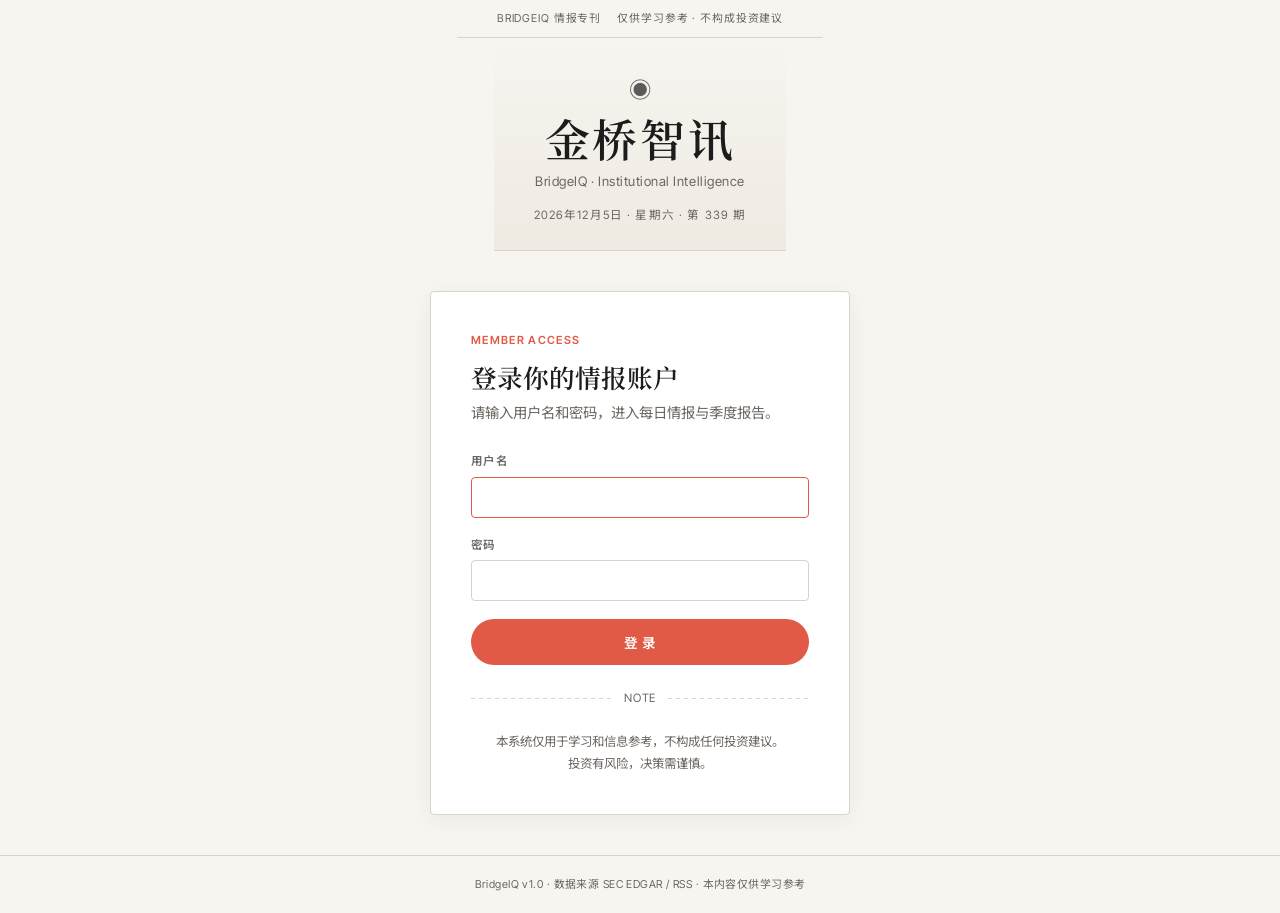
<file: templates/login.html>
<!DOCTYPE html>
<html lang="zh-CN">
<head>
    <meta charset="UTF-8">
    <meta name="viewport" content="width=device-width, initial-scale=1.0">
    <title>登录 — BridgeIQ 金桥智讯</title>
    <link rel="preconnect" href="https://fonts.gstatic.com" crossorigin>
    <link rel="stylesheet" href="https://fonts.googleapis.com/css2?family=Inter+Tight:wght@400;500;600;700&family=Noto+Serif+SC:ital,wght@0,400;0,600;0,700;1,400;1,600&family=Noto+Sans+SC:wght@400;500;700&family=JetBrains+Mono:wght@500&display=swap" media="print" onload="this.media='all'">
    <link rel="stylesheet" href="/static/css/magazine.css">
    <style>
        /* 登录页专属布局（共享组件见 magazine.css） */
        body { display: flex; flex-direction: column; align-items: center; }
        .login-wrap { flex: 1; display: flex; align-items: center; justify-content: center; padding: 40px 20px; width: 100%; }
        .login-card {
            background: var(--surface); border: 1px solid var(--rule); border-radius: 4px;
            box-shadow: 0 4px 24px rgba(0, 0, 0, 0.05); width: 100%; max-width: 420px; padding: 40px;
        }
        .card-kicker { font-size: 0.7rem; font-weight: 600; letter-spacing: 0.12em; color: var(--accent); text-transform: uppercase; margin-bottom: 12px; }
        .login-card h1 { font-family: var(--serif); font-size: 1.6rem; font-weight: 600; margin-bottom: 8px; line-height: 1.2; }
        .login-card .lead { font-size: 0.9rem; color: var(--ink-muted); margin-bottom: 28px; }
        .field { margin-bottom: 18px; }
        .field label { display: block; font-size: 0.72rem; font-weight: 600; color: var(--ink-muted); letter-spacing: 0.04em; text-transform: uppercase; margin-bottom: 6px; }
        .field input {
            width: 100%; padding: 11px 14px; border: 1px solid var(--rule); border-radius: 4px;
            font-size: 0.9rem; font-family: var(--sans); color: var(--ink); background: #fff;
            outline: none; transition: border-color 0.15s;
        }
        .field input:focus { border-color: var(--accent); }
        .error-msg {
            display: none; background: var(--accent-soft); color: var(--accent);
            border: 1px solid var(--accent); border-radius: 4px;
            padding: 10px 12px; font-size: 0.82rem; margin-bottom: 16px;
        }
        .error-msg.show { display: block; }
        .login-btn {
            width: 100%; padding: 13px 0; border: none; border-radius: 24px;
            background: var(--accent); color: #fff; font-size: 0.85rem; font-weight: 600;
            letter-spacing: 0.04em; cursor: pointer; transition: opacity 0.15s; font-family: var(--sans);
        }
        .login-btn:hover { opacity: 0.9; }
        .login-btn:disabled { opacity: 0.55; cursor: not-allowed; }
        .divider { display: flex; align-items: center; gap: 12px; margin: 24px 0; color: var(--ink-muted); font-size: 0.72rem; text-transform: uppercase; letter-spacing: 0.06em; }
        .divider::before, .divider::after { content: ''; flex: 1; height: 1px; background: var(--dotted-line); }
        .hint { font-size: 0.78rem; color: var(--ink-muted); line-height: 1.7; text-align: center; }
        .footer { width: 100%; text-align: center; padding: 20px; font-size: 0.68rem; color: var(--ink-muted); letter-spacing: 0.04em; border-top: 1px solid var(--rule); }
        @media (max-width: 600px) {
            .login-card { padding: 28px; }
        }
    </style>
</head>
<body>
<div class="topbar">
    <span id="issueTag">BridgeIQ 情报专刊</span>
    <span>仅供学习参考 · 不构成投资建议</span>
</div>
<header class="masthead">
    <div class="mark">◉</div>
    <div class="title">金桥智讯</div>
    <div class="sub">BridgeIQ · Institutional Intelligence</div>
    <div class="date" id="mastheadDate"></div>
</header>
<div class="login-wrap">
    <div class="login-card">
        <div class="card-kicker">Member Access</div>
        <h1>登录你的情报账户</h1>
        <p class="lead">请输入用户名和密码，进入每日情报与季度报告。</p>
        <div id="error" class="error-msg"></div>
        <form id="login-form">
            <div class="field">
                <label for="username">用户名</label>
                <input id="username" name="username" type="text" autocomplete="username" required autofocus>
            </div>
            <div class="field">
                <label for="password">密码</label>
                <input id="password" name="password" type="password" autocomplete="current-password" required>
            </div>
            <button id="login-btn" class="login-btn" type="submit">登 录</button>
        </form>
        <div class="divider">Note</div>
        <p class="hint">本系统仅用于学习和信息参考，不构成任何投资建议。<br>投资有风险，决策需谨慎。</p>
    </div>
</div>
<footer class="footer">
    BridgeIQ v1.0 · 数据来源 SEC EDGAR / RSS · 本内容仅供学习参考
</footer>
<script>
    // 报头日期：今天 + 星期 + 年内第 N 期（每年 1 月 1 日为第 1 期）
    (function () {
        const now = new Date();
        const weekDays = ['星期日', '星期一', '星期二', '星期三', '星期四', '星期五', '星期六'];
        const start = new Date(now.getFullYear(), 0, 1);
        const issue = Math.floor((now - start) / 86400000) + 1;
        document.getElementById('mastheadDate').textContent =
            `${now.getFullYear()}年${now.getMonth() + 1}月${now.getDate()}日 · ${weekDays[now.getDay()]} · 第 ${String(issue).padStart(3, '0')} 期`;
    })();

    const form = document.getElementById('login-form');
    const errorBox = document.getElementById('error');
    const btn = document.getElementById('login-btn');

    form.addEventListener('submit', async (e) => {
        e.preventDefault();
        errorBox.classList.remove('show');
        btn.disabled = true;
        btn.textContent = '登录中…';
        try {
            const resp = await fetch('/api/auth/login', {
                method: 'POST',
                headers: { 'Content-Type': 'application/json' },
                body: JSON.stringify({
                    username: document.getElementById('username').value.trim(),
                    password: document.getElementById('password').value,
                }),
            });
            if (resp.ok) {
                window.location.href = '/';
                return;
            }
            const data = await resp.json().catch(() => ({}));
            errorBox.textContent = data.detail || '登录失败，请稍后重试';
            errorBox.classList.add('show');
        } catch (err) {
            errorBox.textContent = '网络错误，请检查连接后重试';
            errorBox.classList.add('show');
        } finally {
            btn.disabled = false;
            btn.textContent = '登 录';
        }
    });
</script>
</body>
</html>
</file>
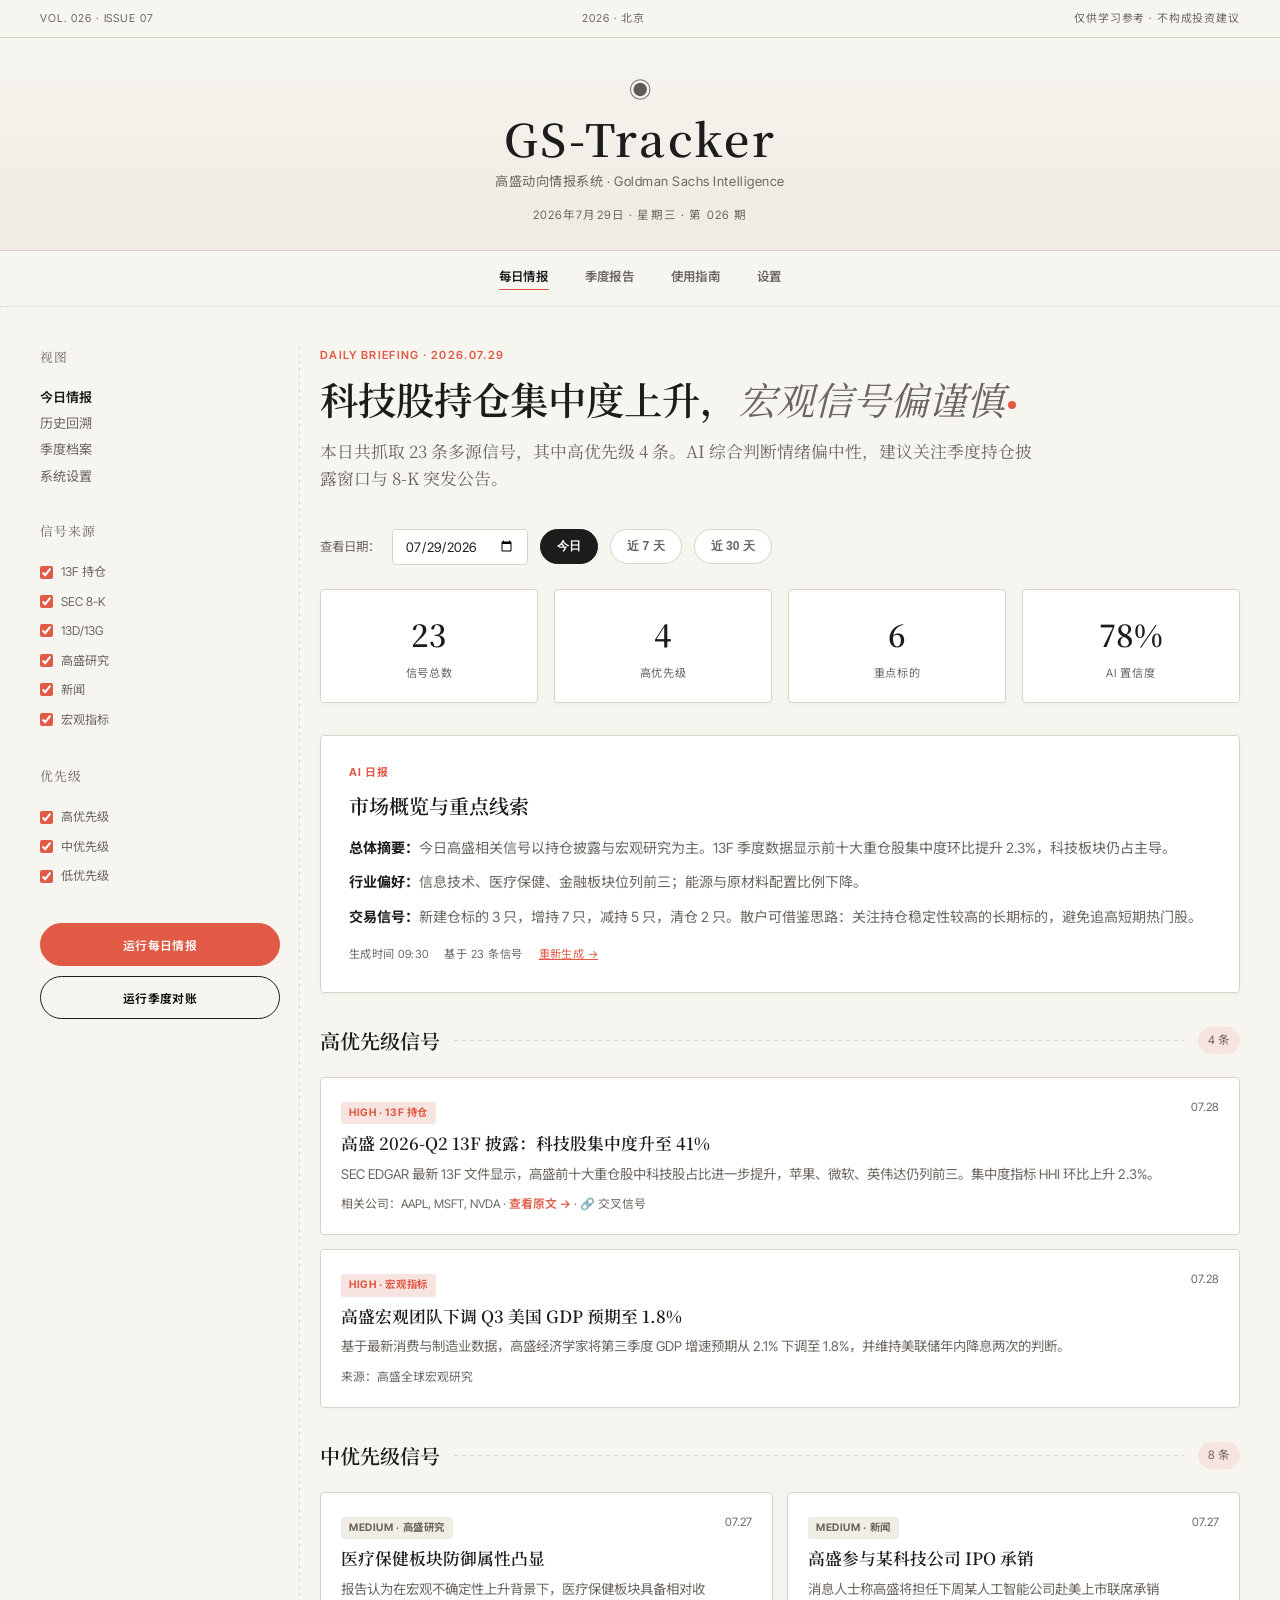
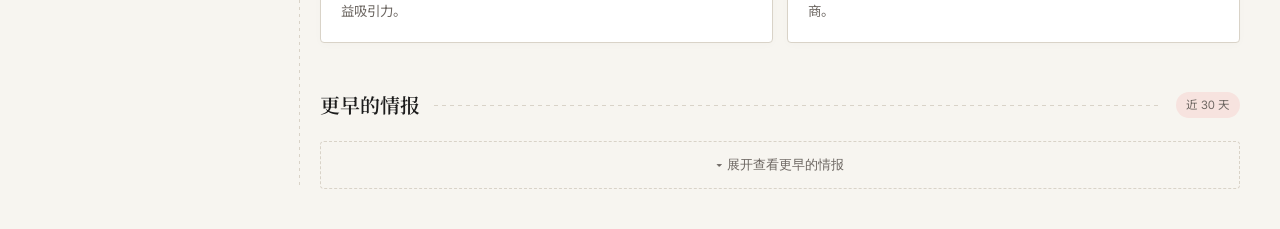
<file: docs/design/open-design-magazine/gs-tracker-magazine-daily.html>
<!DOCTYPE html>
<html lang="zh-CN">
<head>
<meta charset="UTF-8">
<meta name="viewport" content="width=device-width, initial-scale=1.0">
<title>每日情报 — GS-Tracker 高盛动向情报系统</title>
<link rel="preconnect" href="https://fonts.googleapis.com">
<link href="https://fonts.googleapis.com/css2?family=Inter+Tight:wght@400;500;600;700&family=Noto+Serif+SC:ital,wght@0,400;0,600;0,700;1,400;1,600&family=Noto+Sans+SC:wght@400;500;700&display=swap" rel="stylesheet">
<style>
:root{
  --paper:#f7f5f0;--paper-dark:#efeae2;--surface:#ffffff;--ink:#1c1c1c;--ink-muted:#6b6560;--rule:#d9d3c8;--accent:#e05a45;--accent-soft:#f7e3df;--serif:'Noto Serif SC',serif;--sans:'Inter Tight','Noto Sans SC',sans-serif;
}
*{margin:0;padding:0;box-sizing:border-box}
html{background:#e5e0d6}
body{font-family:var(--sans);background:var(--paper);color:var(--ink);max-width:1280px;margin:0 auto;min-height:100vh;line-height:1.6}
.topbar{border-bottom:1px solid var(--rule);padding:10px 40px;font-size:.68rem;letter-spacing:.08em;color:var(--ink-muted);display:flex;justify-content:space-between;text-transform:uppercase}
.masthead{padding:34px 40px 26px;text-align:center;border-bottom:1px solid var(--rule);background:linear-gradient(180deg,var(--paper) 0%,var(--paper-dark) 100%)}
.masthead .mark{font-size:1.4rem;margin-bottom:8px;opacity:.7}
.masthead .title{font-family:var(--serif);font-size:2.8rem;font-weight:600;letter-spacing:.06em;line-height:1}
.masthead .sub{font-size:.82rem;color:var(--ink-muted);margin-top:10px;letter-spacing:.04em}
.masthead .date{font-size:.72rem;color:var(--ink-muted);margin-top:14px;letter-spacing:.1em}
.nav-strip{display:flex;justify-content:center;gap:36px;padding:16px 0;border-bottom:1px dotted var(--rule);background:var(--paper)}
.nav-strip a{font-size:.78rem;font-weight:600;letter-spacing:.04em;color:var(--ink-muted);text-decoration:none;padding-bottom:2px;border-bottom:1px solid transparent}
.nav-strip a.active{color:var(--ink);border-bottom-color:var(--accent)}
.paper-body{padding:40px;display:grid;grid-template-columns:240px 1fr;gap:40px}
.left-rail{position:relative}
.left-rail::before{content:'';position:absolute;right:-20px;top:0;bottom:0;width:1px;background:repeating-linear-gradient(to bottom,var(--rule) 0,var(--rule) 3px,transparent 3px,transparent 7px)}
.left-rail h3{font-family:var(--serif);font-size:.8rem;color:var(--ink-muted);letter-spacing:.08em;margin-bottom:16px;font-weight:400}
.left-rail ul{list-style:none;font-size:.82rem;line-height:2;color:var(--ink-muted)}
.left-rail li{padding-left:0;cursor:pointer;transition:color .15s}
.left-rail li.active{color:var(--ink);font-weight:600}
.filter-group{margin-bottom:32px}
.filter-group label{display:flex;align-items:center;gap:8px;font-size:.76rem;padding:5px 0;cursor:pointer;color:var(--ink-muted)}
.filter-group input{accent-color:var(--accent)}
.action-btn{width:100%;padding:12px 0;border:1px solid var(--ink);background:var(--paper);font-family:var(--sans);font-size:.74rem;font-weight:600;letter-spacing:.04em;cursor:pointer;margin-bottom:10px;border-radius:24px;transition:all .15s}
.action-btn:hover{background:var(--ink);color:#fff}
.action-btn.primary{background:var(--accent);border-color:var(--accent);color:#fff}
.main-col{min-width:0}
.hero{margin-bottom:36px}
.hero .kicker{font-size:.7rem;font-weight:600;letter-spacing:.12em;color:var(--accent);text-transform:uppercase;margin-bottom:12px}
.hero h1{font-family:var(--serif);font-size:2.4rem;font-weight:600;line-height:1.15;margin-bottom:16px}
.hero h1 em{font-style:italic;color:var(--ink-muted);font-weight:400}
.hero .lead{font-family:var(--serif);font-size:1.05rem;color:var(--ink-muted);line-height:1.65;max-width:720px}
.terminus{display:inline-block;width:8px;height:8px;background:var(--accent);border-radius:50%;margin-left:4px;vertical-align:middle}
.datebar{display:flex;align-items:center;gap:12px;margin-bottom:24px;flex-wrap:wrap}
.datebar input[type=date]{padding:8px 12px;border:1px solid var(--rule);border-radius:4px;font-family:var(--sans);font-size:.82rem;background:#fff;color:var(--ink)}
.datebar button{padding:8px 16px;border:1px solid var(--rule);background:#fff;font-size:.76rem;font-weight:600;cursor:pointer;border-radius:24px;color:var(--ink-muted)}
.datebar button.active{background:var(--ink);border-color:var(--ink);color:#fff}
.stats-row{display:grid;grid-template-columns:repeat(4,1fr);gap:16px;margin-bottom:32px}
.stat-card{background:var(--surface);border:1px solid var(--rule);border-radius:4px;padding:20px;text-align:center;box-shadow:0 2px 8px rgba(0,0,0,.03)}
.stat-card .num{font-family:var(--serif);font-size:1.9rem;font-weight:600;color:var(--ink)}
.stat-card .label{font-size:.7rem;color:var(--ink-muted);letter-spacing:.06em;text-transform:uppercase;margin-top:6px}
.section-header{display:flex;align-items:center;gap:14px;margin:32px 0 20px}
.section-header h2{font-family:var(--serif);font-size:1.25rem;font-weight:600}
.section-header .line{flex:1;height:1px;background:repeating-linear-gradient(to right,var(--rule) 0,var(--rule) 4px,transparent 4px,transparent 8px)}
.section-header .count{font-size:.72rem;color:var(--ink-muted);background:var(--accent-soft);padding:4px 10px;border-radius:20px}
.report-card{background:var(--surface);border:1px solid var(--rule);border-radius:4px;padding:28px;margin-bottom:28px;box-shadow:0 2px 12px rgba(0,0,0,.03)}
.report-card .tag{font-size:.68rem;font-weight:700;letter-spacing:.1em;color:var(--accent);text-transform:uppercase;margin-bottom:8px}
.report-card h3{font-family:var(--serif);font-size:1.25rem;margin-bottom:14px;font-weight:600}
.report-card p{font-size:.88rem;color:var(--ink-muted);line-height:1.75;margin-bottom:10px}
.report-card p strong{color:var(--ink)}
.report-meta{display:flex;gap:16px;margin-top:16px;font-size:.7rem;color:var(--ink-muted);letter-spacing:.04em}
.signal-card{background:var(--surface);border:1px solid var(--rule);border-radius:4px;padding:20px;margin-bottom:14px;box-shadow:0 2px 8px rgba(0,0,0,.02);display:grid;grid-template-columns:1fr auto;gap:16px;align-items:start;transition:all .15s}
.signal-card:hover{box-shadow:0 4px 16px rgba(0,0,0,.06);transform:translateY(-2px)}
.signal-card .content{min-width:0}
.signal-card .badge{display:inline-block;font-size:.65rem;font-weight:700;letter-spacing:.06em;text-transform:uppercase;padding:3px 8px;border-radius:3px;margin-bottom:8px}
.signal-card .badge.high{background:var(--accent-soft);color:var(--accent)}
.signal-card .badge.medium{background:#f0ede7;color:var(--ink-muted)}
.signal-card .badge.low{background:#f5f5f5;color:#999}
.signal-card h4{font-family:var(--serif);font-size:1.05rem;font-weight:600;margin-bottom:8px;line-height:1.35}
.signal-card p{font-size:.84rem;color:var(--ink-muted);line-height:1.65}
.signal-card .meta{font-size:.74rem;color:var(--ink-muted);margin-top:10px}
.signal-card .meta a{color:var(--accent);text-decoration:none;font-weight:600}
.signal-card .date{font-size:.72rem;color:var(--ink-muted);white-space:nowrap}
.signal-grid{display:grid;grid-template-columns:repeat(2,1fr);gap:14px}
.earlier-toggle{width:100%;padding:14px;border:1px dashed var(--rule);border-radius:4px;background:transparent;color:var(--ink-muted);font-size:.82rem;cursor:pointer;transition:all .15s}
.earlier-toggle:hover{border-color:var(--accent);color:var(--accent)}
@media(max-width:1000px){.paper-body{grid-template-columns:1fr;padding:24px}.left-rail{display:none}.signal-grid{grid-template-columns:1fr}.stats-row{grid-template-columns:repeat(2,1fr)}}
</style>
</head>
<body>
<div class="topbar">
  <span>Vol. 026 · Issue 07</span>
  <span>2026 · 北京</span>
  <span>仅供学习参考 · 不构成投资建议</span>
</div>
<header class="masthead">
  <div class="mark">◉</div>
  <div class="title">GS-Tracker</div>
  <div class="sub">高盛动向情报系统 · Goldman Sachs Intelligence</div>
  <div class="date">2026年7月29日 · 星期三 · 第 026 期</div>
</header>
<nav class="nav-strip">
  <a href="#" class="active">每日情报</a>
  <a href="#">季度报告</a>
  <a href="#">使用指南</a>
  <a href="#">设置</a>
</nav>
<div class="paper-body">
  <aside class="left-rail">
    <div class="filter-group">
      <h3>视图</h3>
      <ul>
        <li class="active">今日情报</li>
        <li>历史回溯</li>
        <li>季度档案</li>
        <li>系统设置</li>
      </ul>
    </div>
    <div class="filter-group">
      <h3>信号来源</h3>
      <label><input type="checkbox" checked> 13F 持仓</label>
      <label><input type="checkbox" checked> SEC 8-K</label>
      <label><input type="checkbox" checked> 13D/13G</label>
      <label><input type="checkbox" checked> 高盛研究</label>
      <label><input type="checkbox" checked> 新闻</label>
      <label><input type="checkbox" checked> 宏观指标</label>
    </div>
    <div class="filter-group">
      <h3>优先级</h3>
      <label><input type="checkbox" checked> 高优先级</label>
      <label><input type="checkbox" checked> 中优先级</label>
      <label><input type="checkbox" checked> 低优先级</label>
    </div>
    <button class="action-btn primary">运行每日情报</button>
    <button class="action-btn">运行季度对账</button>
  </aside>

  <main class="main-col">
    <section class="hero" data-od-id="daily-hero">
      <div class="kicker">Daily Briefing · 2026.07.29</div>
      <h1>科技股持仓集中度上升，<em>宏观信号偏谨慎</em><span class="terminus"></span></h1>
      <p class="lead">本日共抓取 23 条多源信号，其中高优先级 4 条。AI 综合判断情绪偏中性，建议关注季度持仓披露窗口与 8-K 突发公告。</p>
    </section>

    <div class="datebar">
      <span style="font-size:.78rem;color:var(--ink-muted)">查看日期：</span>
      <input type="date" value="2026-07-29">
      <button class="active">今日</button>
      <button>近 7 天</button>
      <button>近 30 天</button>
    </div>

    <div class="stats-row" data-od-id="daily-stats">
      <div class="stat-card"><div class="num">23</div><div class="label">信号总数</div></div>
      <div class="stat-card"><div class="num">4</div><div class="label">高优先级</div></div>
      <div class="stat-card"><div class="num">6</div><div class="label">重点标的</div></div>
      <div class="stat-card"><div class="num">78%</div><div class="label">AI 置信度</div></div>
    </div>

    <div class="report-card" data-od-id="daily-report-card">
      <div class="tag">AI 日报</div>
      <h3>市场概览与重点线索</h3>
      <p><strong>总体摘要：</strong>今日高盛相关信号以持仓披露与宏观研究为主。13F 季度数据显示前十大重仓股集中度环比提升 2.3%，科技板块仍占主导。</p>
      <p><strong>行业偏好：</strong>信息技术、医疗保健、金融板块位列前三；能源与原材料配置比例下降。</p>
      <p><strong>交易信号：</strong>新建仓标的 3 只，增持 7 只，减持 5 只，清仓 2 只。散户可借鉴思路：关注持仓稳定性较高的长期标的，避免追高短期热门股。</p>
      <div class="report-meta">
        <span>生成时间 09:30</span>
        <span>基于 23 条信号</span>
        <span><a href="#" style="color:var(--accent)">重新生成 →</a></span>
      </div>
    </div>

    <div class="section-header">
      <h2>高优先级信号</h2>
      <div class="line"></div>
      <div class="count">4 条</div>
    </div>

    <div class="signal-card">
      <div class="content">
        <span class="badge high">High · 13F 持仓</span>
        <h4>高盛 2026-Q2 13F 披露：科技股集中度升至 41%</h4>
        <p>SEC EDGAR 最新 13F 文件显示，高盛前十大重仓股中科技股占比进一步提升，苹果、微软、英伟达仍列前三。集中度指标 HHI 环比上升 2.3%。</p>
        <div class="meta">相关公司：AAPL, MSFT, NVDA · <a href="#">查看原文 →</a> · 🔗 交叉信号</div>
      </div>
      <div class="date">07.28</div>
    </div>

    <div class="signal-card">
      <div class="content">
        <span class="badge high">High · 宏观指标</span>
        <h4>高盛宏观团队下调 Q3 美国 GDP 预期至 1.8%</h4>
        <p>基于最新消费与制造业数据，高盛经济学家将第三季度 GDP 增速预期从 2.1% 下调至 1.8%，并维持美联储年内降息两次的判断。</p>
        <div class="meta">来源：高盛全球宏观研究</div>
      </div>
      <div class="date">07.28</div>
    </div>

    <div class="section-header">
      <h2>中优先级信号</h2>
      <div class="line"></div>
      <div class="count">8 条</div>
    </div>

    <div class="signal-grid">
      <div class="signal-card">
        <div class="content">
          <span class="badge medium">Medium · 高盛研究</span>
          <h4>医疗保健板块防御属性凸显</h4>
          <p>报告认为在宏观不确定性上升背景下，医疗保健板块具备相对收益吸引力。</p>
        </div>
        <div class="date">07.27</div>
      </div>
      <div class="signal-card">
        <div class="content">
          <span class="badge medium">Medium · 新闻</span>
          <h4>高盛参与某科技公司 IPO 承销</h4>
          <p>消息人士称高盛将担任下周某人工智能公司赴美上市联席承销商。</p>
        </div>
        <div class="date">07.27</div>
      </div>
    </div>

    <div class="section-header">
      <h2>更早的情报</h2>
      <div class="line"></div>
      <div class="count">近 30 天</div>
    </div>
    <button class="earlier-toggle">▾ 展开查看更早的情报</button>
  </main>
</div>
</body>
</html>
</file>
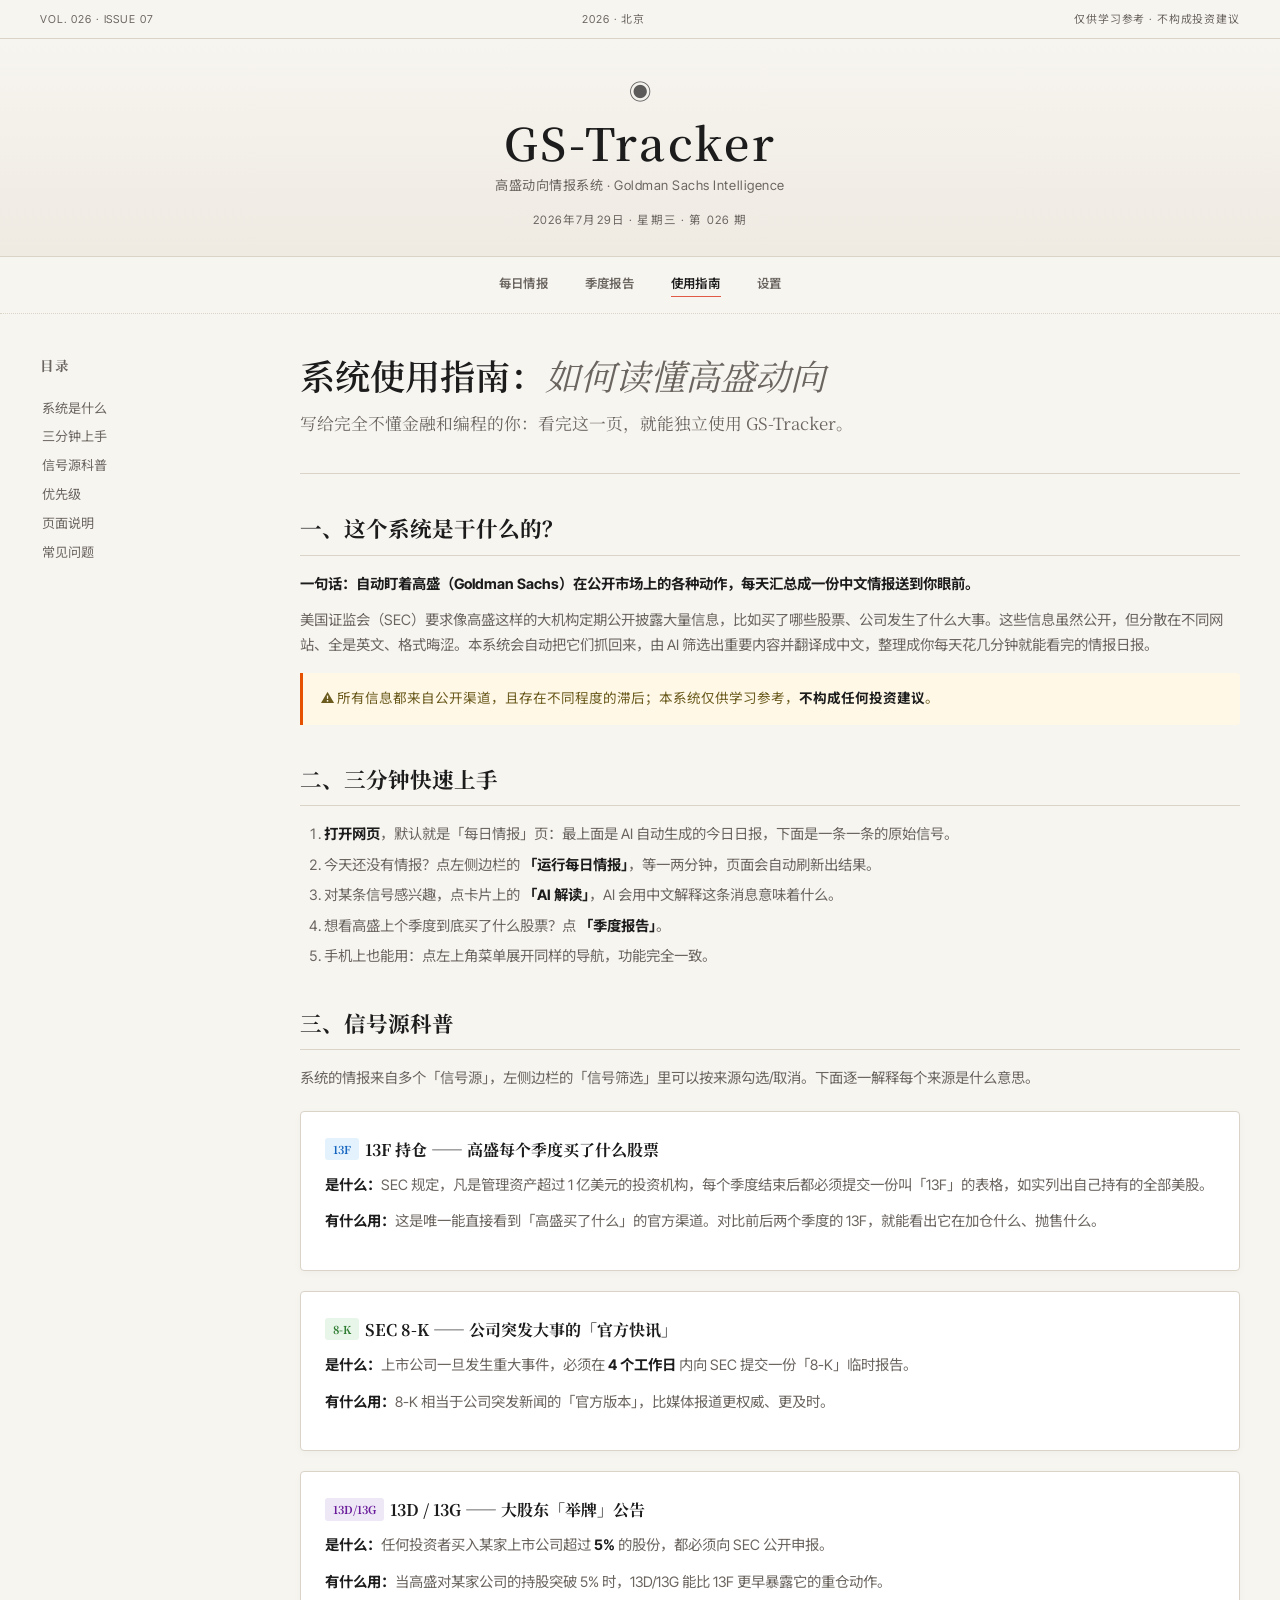
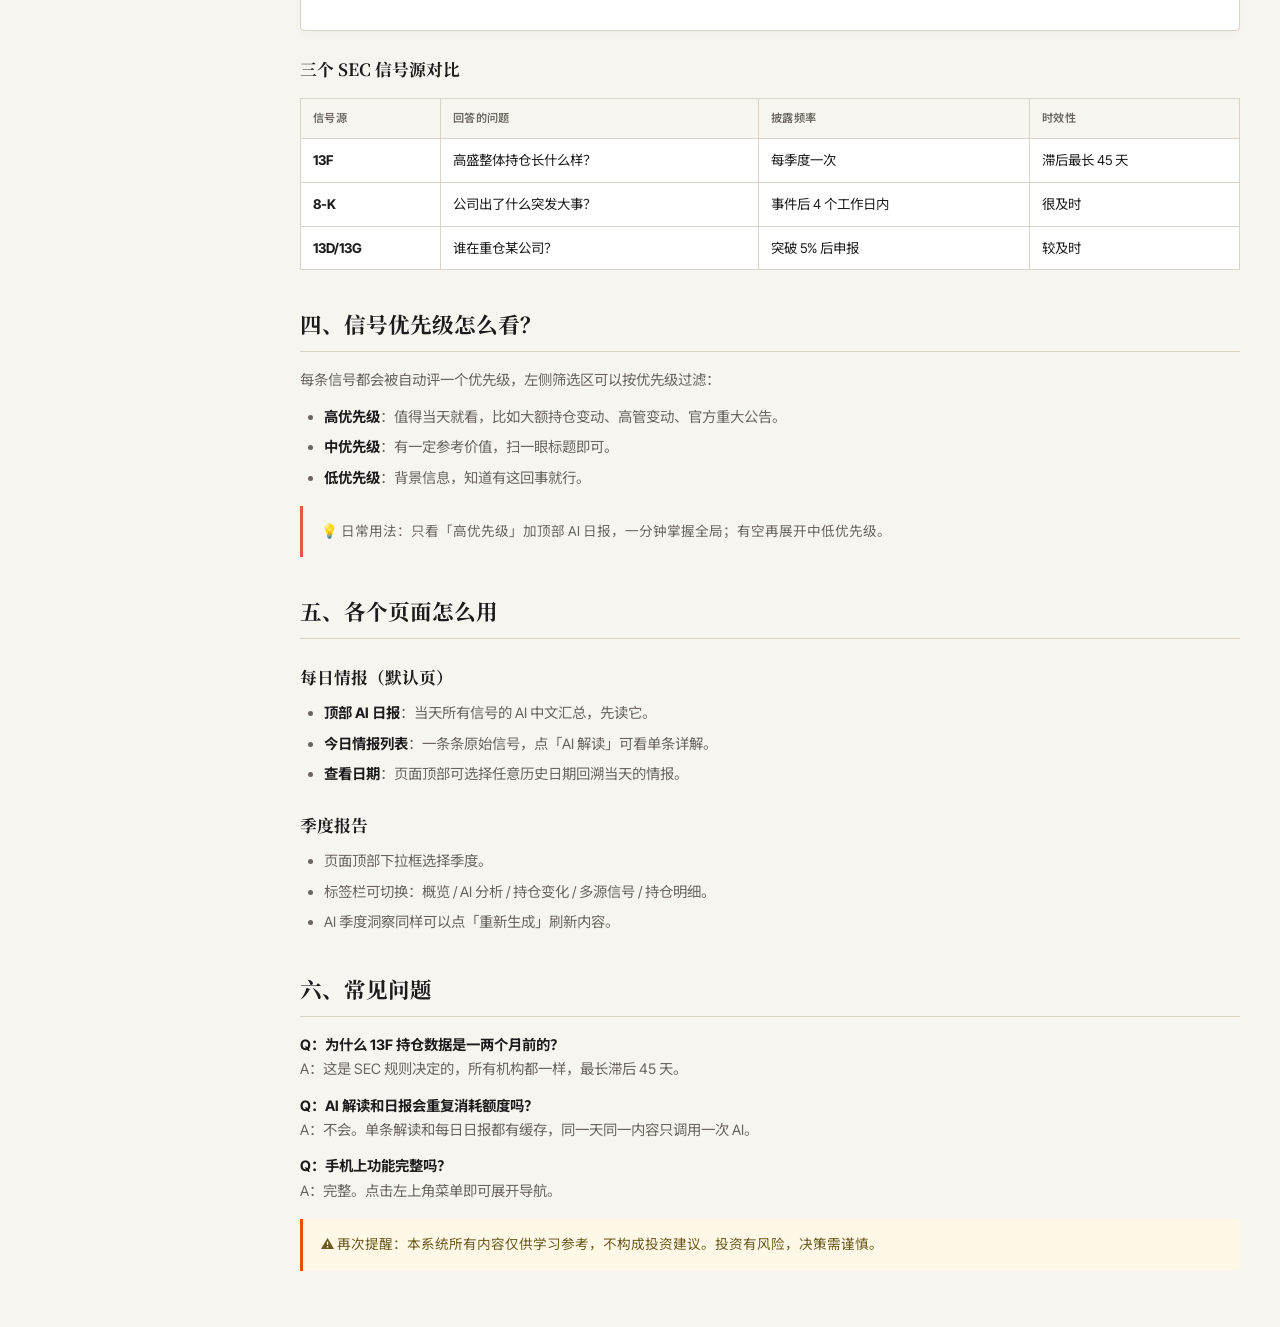
<file: docs/design/open-design-magazine/gs-tracker-magazine-guide.html>
<!DOCTYPE html>
<html lang="zh-CN">
<head>
<meta charset="UTF-8">
<meta name="viewport" content="width=device-width, initial-scale=1.0">
<title>使用指南 — GS-Tracker 高盛动向情报系统</title>
<link rel="preconnect" href="https://fonts.googleapis.com">
<link href="https://fonts.googleapis.com/css2?family=Inter+Tight:wght@400;500;600;700&family=Noto+Serif+SC:ital,wght@0,400;0,600;0,700;1,400;1,600&family=Noto+Sans+SC:wght@400;500;700&display=swap" rel="stylesheet">
<style>
:root{--paper:#f7f5f0;--paper-dark:#efeae2;--surface:#ffffff;--ink:#1c1c1c;--ink-muted:#6b6560;--rule:#d9d3c8;--accent:#e05a45;--accent-soft:#f7e3df;--serif:'Noto Serif SC',serif;--sans:'Inter Tight','Noto Sans SC',sans-serif;--mono:'JetBrains Mono',monospace}
*{margin:0;padding:0;box-sizing:border-box}
html{background:#e5e0d6}
body{font-family:var(--sans);background:var(--paper);color:var(--ink);max-width:1280px;margin:0 auto;min-height:100vh;line-height:1.7}
.topbar{border-bottom:1px solid var(--rule);padding:10px 40px;font-size:.68rem;letter-spacing:.08em;color:var(--ink-muted);display:flex;justify-content:space-between;text-transform:uppercase}
.masthead{padding:34px 40px 26px;text-align:center;border-bottom:1px solid var(--rule);background:linear-gradient(180deg,var(--paper) 0%,var(--paper-dark) 100%)}
.masthead .mark{font-size:1.4rem;margin-bottom:8px;opacity:.7}
.masthead .title{font-family:var(--serif);font-size:2.8rem;font-weight:600;letter-spacing:.06em;line-height:1}
.masthead .sub{font-size:.82rem;color:var(--ink-muted);margin-top:10px;letter-spacing:.04em}
.masthead .date{font-size:.72rem;color:var(--ink-muted);margin-top:14px;letter-spacing:.1em}
.nav-strip{display:flex;justify-content:center;gap:36px;padding:16px 0;border-bottom:1px dotted var(--rule);background:var(--paper)}
.nav-strip a{font-size:.78rem;font-weight:600;letter-spacing:.04em;color:var(--ink-muted);text-decoration:none;padding-bottom:2px;border-bottom:1px solid transparent}
.nav-strip a.active{color:var(--ink);border-bottom-color:var(--accent)}
.content{padding:40px;display:grid;grid-template-columns:220px 1fr;gap:40px}
.toc{position:sticky;top:24px;align-self:start}
.toc h3{font-family:var(--serif);font-size:.85rem;color:var(--ink-muted);letter-spacing:.08em;margin-bottom:16px}
.toc ul{list-style:none;font-size:.82rem;line-height:2.2}
.toc a{color:var(--ink-muted);text-decoration:none;display:block;padding-left:0;border-left:2px solid transparent}
.toc a:hover{color:var(--ink);border-left-color:var(--accent);padding-left:8px}
.guide{min-width:0}
.guide-hero{margin-bottom:36px;padding-bottom:24px;border-bottom:1px solid var(--rule)}
.guide-hero h1{font-family:var(--serif);font-size:2.2rem;font-weight:600;line-height:1.2;margin-bottom:12px}
.guide-hero h1 em{font-style:italic;color:var(--ink-muted);font-weight:400}
.guide-hero .lead{font-family:var(--serif);font-size:1.05rem;color:var(--ink-muted);max-width:680px}
.guide h2{font-family:var(--serif);font-size:1.35rem;margin:36px 0 16px;padding-bottom:8px;border-bottom:1px solid var(--rule)}
.guide h3{font-family:var(--serif);font-size:1.05rem;margin:24px 0 10px;color:var(--ink)}
.guide p{font-size:.9rem;color:var(--ink-muted);margin-bottom:12px}
.guide ul,.guide ol{padding-left:24px;margin-bottom:16px;font-size:.9rem;color:var(--ink-muted)}
.guide li{margin-bottom:6px}
.guide strong{color:var(--ink)}
.card{background:var(--surface);border:1px solid var(--rule);border-radius:4px;padding:24px;margin:20px 0;box-shadow:0 2px 8px rgba(0,0,0,.03)}
.card h4{font-family:var(--serif);font-size:1rem;margin-bottom:10px}
.tip{background:var(--paper);border-left:3px solid var(--accent);padding:14px 18px;border-radius:0 4px 4px 0;margin:16px 0}
.tip p{margin:0;font-size:.85rem;color:var(--ink-muted)}
.warn{background:#fff8e6;border-left:3px solid #e65100;padding:14px 18px;border-radius:0 4px 4px 0;margin:16px 0}
.warn p{margin:0;font-size:.85rem;color:#6b5b1e}
.src-tag{display:inline-block;font-size:.68rem;font-weight:700;padding:2px 8px;border-radius:3px;margin-right:6px;vertical-align:2px;text-transform:uppercase}
table{width:100%;border-collapse:collapse;font-size:.84rem;margin:14px 0;background:var(--surface)}
th,td{text-align:left;padding:10px 12px;border:1px solid var(--rule)}
th{font-size:.7rem;font-weight:600;color:var(--ink-muted);text-transform:uppercase;letter-spacing:.03em;background:var(--paper)}
@media(max-width:900px){.content{grid-template-columns:1fr;padding:24px}.toc{display:none}}
</style>
</head>
<body>
<div class="topbar">
  <span>Vol. 026 · Issue 07</span>
  <span>2026 · 北京</span>
  <span>仅供学习参考 · 不构成投资建议</span>
</div>
<header class="masthead">
  <div class="mark">◉</div>
  <div class="title">GS-Tracker</div>
  <div class="sub">高盛动向情报系统 · Goldman Sachs Intelligence</div>
  <div class="date">2026年7月29日 · 星期三 · 第 026 期</div>
</header>
<nav class="nav-strip">
  <a href="#">每日情报</a>
  <a href="#">季度报告</a>
  <a href="#" class="active">使用指南</a>
  <a href="#">设置</a>
</nav>

<div class="content">
  <aside class="toc" data-od-id="guide-toc">
    <h3>目录</h3>
    <ul>
      <li><a href="#what">系统是什么</a></li>
      <li><a href="#start">三分钟上手</a></li>
      <li><a href="#sources">信号源科普</a></li>
      <li><a href="#priority">优先级</a></li>
      <li><a href="#pages">页面说明</a></li>
      <li><a href="#faq">常见问题</a></li>
    </ul>
  </aside>

  <article class="guide" data-od-id="guide-content">
    <div class="guide-hero">
      <h1>系统使用指南：<em>如何读懂高盛动向</em></h1>
      <p class="lead">写给完全不懂金融和编程的你：看完这一页，就能独立使用 GS-Tracker。</p>
    </div>

    <h2 id="what">一、这个系统是干什么的？</h2>
    <p><strong>一句话：自动盯着高盛（Goldman Sachs）在公开市场上的各种动作，每天汇总成一份中文情报送到你眼前。</strong></p>
    <p>美国证监会（SEC）要求像高盛这样的大机构定期公开披露大量信息，比如买了哪些股票、公司发生了什么大事。这些信息虽然公开，但分散在不同网站、全是英文、格式晦涩。本系统会自动把它们抓回来，由 AI 筛选出重要内容并翻译成中文，整理成你每天花几分钟就能看完的情报日报。</p>
    <div class="warn">
      <p>⚠️ 所有信息都来自公开渠道，且存在不同程度的滞后；本系统仅供学习参考，<strong>不构成任何投资建议</strong>。</p>
    </div>

    <h2 id="start">二、三分钟快速上手</h2>
    <ol>
      <li><strong>打开网页</strong>，默认就是「每日情报」页：最上面是 AI 自动生成的今日日报，下面是一条一条的原始信号。</li>
      <li>今天还没有情报？点左侧边栏的 <strong>「运行每日情报」</strong>，等一两分钟，页面会自动刷新出结果。</li>
      <li>对某条信号感兴趣，点卡片上的 <strong>「AI 解读」</strong>，AI 会用中文解释这条消息意味着什么。</li>
      <li>想看高盛上个季度到底买了什么股票？点 <strong>「季度报告」</strong>。</li>
      <li>手机上也能用：点左上角菜单展开同样的导航，功能完全一致。</li>
    </ol>

    <h2 id="sources">三、信号源科普</h2>
    <p>系统的情报来自多个「信号源」，左侧边栏的「信号筛选」里可以按来源勾选/取消。下面逐一解释每个来源是什么意思。</p>

    <div class="card">
      <h4><span class="src-tag" style="background:#e3f2fd;color:#1565c0">13F</span>13F 持仓 —— 高盛每个季度买了什么股票</h4>
      <p><strong>是什么：</strong>SEC 规定，凡是管理资产超过 1 亿美元的投资机构，每个季度结束后都必须提交一份叫「13F」的表格，如实列出自己持有的全部美股。</p>
      <p><strong>有什么用：</strong>这是唯一能直接看到「高盛买了什么」的官方渠道。对比前后两个季度的 13F，就能看出它在加仓什么、抛售什么。</p>
    </div>

    <div class="card">
      <h4><span class="src-tag" style="background:#e8f5e9;color:#2e7d32">8-K</span>SEC 8-K —— 公司突发大事的「官方快讯」</h4>
      <p><strong>是什么：</strong>上市公司一旦发生重大事件，必须在 <strong>4 个工作日</strong> 内向 SEC 提交一份「8-K」临时报告。</p>
      <p><strong>有什么用：</strong>8-K 相当于公司突发新闻的「官方版本」，比媒体报道更权威、更及时。</p>
    </div>

    <div class="card">
      <h4><span class="src-tag" style="background:#ede7f6;color:#6a1b9a">13D/13G</span>13D / 13G —— 大股东「举牌」公告</h4>
      <p><strong>是什么：</strong>任何投资者买入某家上市公司超过 <strong>5%</strong> 的股份，都必须向 SEC 公开申报。</p>
      <p><strong>有什么用：</strong>当高盛对某家公司的持股突破 5% 时，13D/13G 能比 13F 更早暴露它的重仓动作。</p>
    </div>

    <h3>三个 SEC 信号源对比</h3>
    <table>
      <tr><th>信号源</th><th>回答的问题</th><th>披露频率</th><th>时效性</th></tr>
      <tr><td><strong>13F</strong></td><td>高盛整体持仓长什么样？</td><td>每季度一次</td><td>滞后最长 45 天</td></tr>
      <tr><td><strong>8-K</strong></td><td>公司出了什么突发大事？</td><td>事件后 4 个工作日内</td><td>很及时</td></tr>
      <tr><td><strong>13D/13G</strong></td><td>谁在重仓某公司？</td><td>突破 5% 后申报</td><td>较及时</td></tr>
    </table>

    <h2 id="priority">四、信号优先级怎么看？</h2>
    <p>每条信号都会被自动评一个优先级，左侧筛选区可以按优先级过滤：</p>
    <ul>
      <li><strong>高优先级</strong>：值得当天就看，比如大额持仓变动、高管变动、官方重大公告。</li>
      <li><strong>中优先级</strong>：有一定参考价值，扫一眼标题即可。</li>
      <li><strong>低优先级</strong>：背景信息，知道有这回事就行。</li>
    </ul>
    <div class="tip">
      <p>💡 日常用法：只看「高优先级」加顶部 AI 日报，一分钟掌握全局；有空再展开中低优先级。</p>
    </div>

    <h2 id="pages">五、各个页面怎么用</h2>
    <h3>每日情报（默认页）</h3>
    <ul>
      <li><strong>顶部 AI 日报</strong>：当天所有信号的 AI 中文汇总，先读它。</li>
      <li><strong>今日情报列表</strong>：一条条原始信号，点「AI 解读」可看单条详解。</li>
      <li><strong>查看日期</strong>：页面顶部可选择任意历史日期回溯当天的情报。</li>
    </ul>

    <h3>季度报告</h3>
    <ul>
      <li>页面顶部下拉框选择季度。</li>
      <li>标签栏可切换：概览 / AI 分析 / 持仓变化 / 多源信号 / 持仓明细。</li>
      <li>AI 季度洞察同样可以点「重新生成」刷新内容。</li>
    </ul>

    <h2 id="faq">六、常见问题</h2>
    <p><strong>Q：为什么 13F 持仓数据是一两个月前的？</strong><br>A：这是 SEC 规则决定的，所有机构都一样，最长滞后 45 天。</p>
    <p><strong>Q：AI 解读和日报会重复消耗额度吗？</strong><br>A：不会。单条解读和每日日报都有缓存，同一天同一内容只调用一次 AI。</p>
    <p><strong>Q：手机上功能完整吗？</strong><br>A：完整。点击左上角菜单即可展开导航。</p>

    <div class="warn">
      <p>⚠️ 再次提醒：本系统所有内容仅供学习参考，不构成投资建议。投资有风险，决策需谨慎。</p>
    </div>
  </article>
</div>
</body>
</html>
</file>
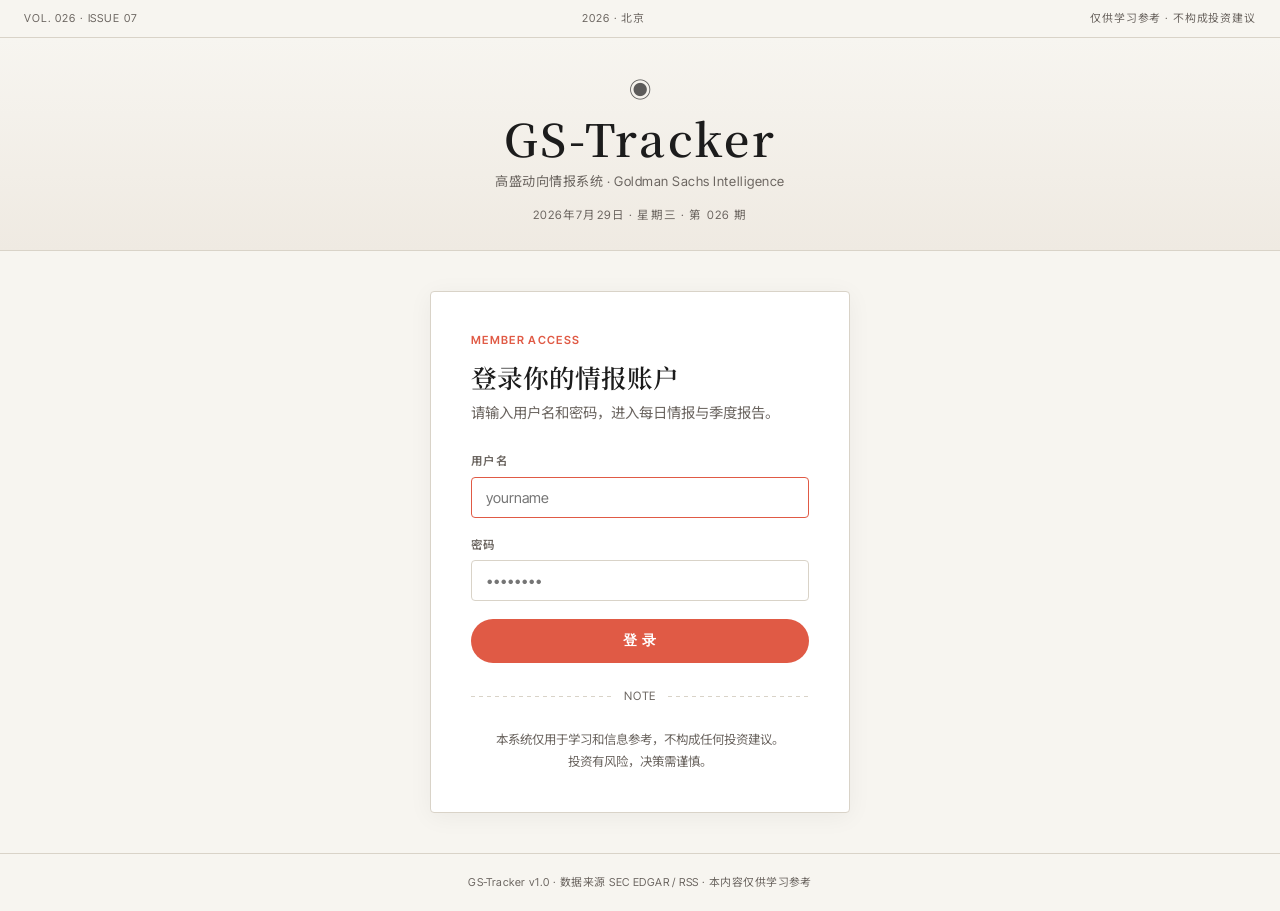
<file: docs/design/open-design-magazine/gs-tracker-magazine-login.html>
<!DOCTYPE html>
<html lang="zh-CN">
<head>
<meta charset="UTF-8">
<meta name="viewport" content="width=device-width, initial-scale=1.0">
<title>登录 — GS-Tracker 高盛动向情报系统</title>
<link rel="preconnect" href="https://fonts.googleapis.com">
<link href="https://fonts.googleapis.com/css2?family=Inter+Tight:wght@400;500;600;700&family=Noto+Serif+SC:ital,wght@0,400;0,600;0,700;1,400;1,600&family=Noto+Sans+SC:wght@400;500;700&display=swap" rel="stylesheet">
<style>
:root{
  --paper:#f7f5f0;
  --paper-dark:#efeae2;
  --surface:#ffffff;
  --ink:#1c1c1c;
  --ink-muted:#6b6560;
  --rule:#d9d3c8;
  --accent:#e05a45;
  --accent-soft:#f7e3df;
  --serif:'Noto Serif SC',serif;
  --sans:'Inter Tight','Noto Sans SC',sans-serif;
}
*{margin:0;padding:0;box-sizing:border-box}
html{background:#e5e0d6}
body{font-family:var(--sans);background:var(--paper);color:var(--ink);min-height:100vh;display:flex;flex-direction:column;align-items:center;line-height:1.6}
.topbar{width:100%;border-bottom:1px solid var(--rule);padding:10px 24px;font-size:.68rem;letter-spacing:.08em;color:var(--ink-muted);display:flex;justify-content:space-between;text-transform:uppercase}
.masthead{width:100%;padding:34px 24px 26px;text-align:center;border-bottom:1px solid var(--rule);background:linear-gradient(180deg,var(--paper) 0%,var(--paper-dark) 100%)}
.masthead .mark{font-size:1.4rem;margin-bottom:8px;opacity:.7}
.masthead .title{font-family:var(--serif);font-size:2.8rem;font-weight:600;letter-spacing:.06em;line-height:1}
.masthead .sub{font-size:.82rem;color:var(--ink-muted);margin-top:10px;letter-spacing:.04em}
.masthead .date{font-size:.72rem;color:var(--ink-muted);margin-top:14px;letter-spacing:.1em}
.login-wrap{flex:1;display:flex;align-items:center;justify-content:center;padding:40px 20px;width:100%}
.login-card{background:var(--surface);border:1px solid var(--rule);border-radius:4px;box-shadow:0 4px 24px rgba(0,0,0,.05);width:100%;max-width:420px;padding:40px}
.card-kicker{font-size:.7rem;font-weight:600;letter-spacing:.12em;color:var(--accent);text-transform:uppercase;margin-bottom:12px}
.login-card h1{font-family:var(--serif);font-size:1.6rem;font-weight:600;margin-bottom:8px;line-height:1.2}
.login-card .lead{font-size:.9rem;color:var(--ink-muted);margin-bottom:28px}
.field{margin-bottom:18px}
.field label{display:block;font-size:.72rem;font-weight:600;color:var(--ink-muted);letter-spacing:.04em;text-transform:uppercase;margin-bottom:6px}
.field input{width:100%;padding:11px 14px;border:1px solid var(--rule);border-radius:4px;font-size:.9rem;font-family:var(--sans);color:var(--ink);background:#fff;outline:none;transition:border-color .15s}
.field input:focus{border-color:var(--accent)}
.error-msg{display:none;background:var(--accent-soft);color:var(--accent);border:1px solid var(--accent);border-radius:4px;padding:10px 12px;font-size:.82rem;margin-bottom:16px}
.error-msg.show{display:block}
.login-btn{width:100%;padding:13px 0;border:none;border-radius:24px;background:var(--accent);color:#fff;font-size:.85rem;font-weight:600;letter-spacing:.04em;cursor:pointer;transition:opacity .15s}
.login-btn:hover{opacity:.9}
.login-btn:disabled{opacity:.55;cursor:not-allowed}
.divider{display:flex;align-items:center;gap:12px;margin:24px 0;color:var(--ink-muted);font-size:.72rem;text-transform:uppercase;letter-spacing:.06em}
.divider::before,.divider::after{content:'';flex:1;height:1px;background:repeating-linear-gradient(to right,var(--rule) 0,var(--rule) 4px,transparent 4px,transparent 8px)}
.hint{font-size:.78rem;color:var(--ink-muted);line-height:1.7;text-align:center}
.footer{width:100%;text-align:center;padding:20px;font-size:.68rem;color:var(--ink-muted);letter-spacing:.04em;border-top:1px solid var(--rule)}
@media(max-width:600px){
  .masthead .title{font-size:2rem}
  .login-card{padding:28px}
}
</style>
</head>
<body>
<div class="topbar">
  <span>Vol. 026 · Issue 07</span>
  <span>2026 · 北京</span>
  <span>仅供学习参考 · 不构成投资建议</span>
</div>
<header class="masthead" data-od-id="login-masthead">
  <div class="mark">◉</div>
  <div class="title">GS-Tracker</div>
  <div class="sub">高盛动向情报系统 · Goldman Sachs Intelligence</div>
  <div class="date">2026年7月29日 · 星期三 · 第 026 期</div>
</header>
<div class="login-wrap">
  <div class="login-card" data-od-id="login-card">
    <div class="card-kicker">Member Access</div>
    <h1>登录你的情报账户</h1>
    <p class="lead">请输入用户名和密码，进入每日情报与季度报告。</p>
    <div id="error" class="error-msg"></div>
    <form id="login-form">
      <div class="field">
        <label for="username">用户名</label>
        <input id="username" name="username" type="text" autocomplete="username" placeholder="yourname" required autofocus>
      </div>
      <div class="field">
        <label for="password">密码</label>
        <input id="password" name="password" type="password" autocomplete="current-password" placeholder="••••••••" required>
      </div>
      <button id="login-btn" class="login-btn" type="submit">登 录</button>
    </form>
    <div class="divider">Note</div>
    <p class="hint">本系统仅用于学习和信息参考，不构成任何投资建议。<br>投资有风险，决策需谨慎。</p>
  </div>
</div>
<footer class="footer">
  GS-Tracker v1.0 · 数据来源 SEC EDGAR / RSS · 本内容仅供学习参考
</footer>
<script>
const form=document.getElementById('login-form');
const errorBox=document.getElementById('error');
const btn=document.getElementById('login-btn');
form.addEventListener('submit',async(e)={
  e.preventDefault();
  errorBox.classList.remove('show');
  btn.disabled=true;
  btn.textContent='登录中…';
  setTimeout(()={
    btn.disabled=false;
    btn.textContent='登 录';
    errorBox.textContent='演示模式：登录接口未连接';
    errorBox.classList.add('show');
  },800);
});
</script>
</body>
</html>
</file>
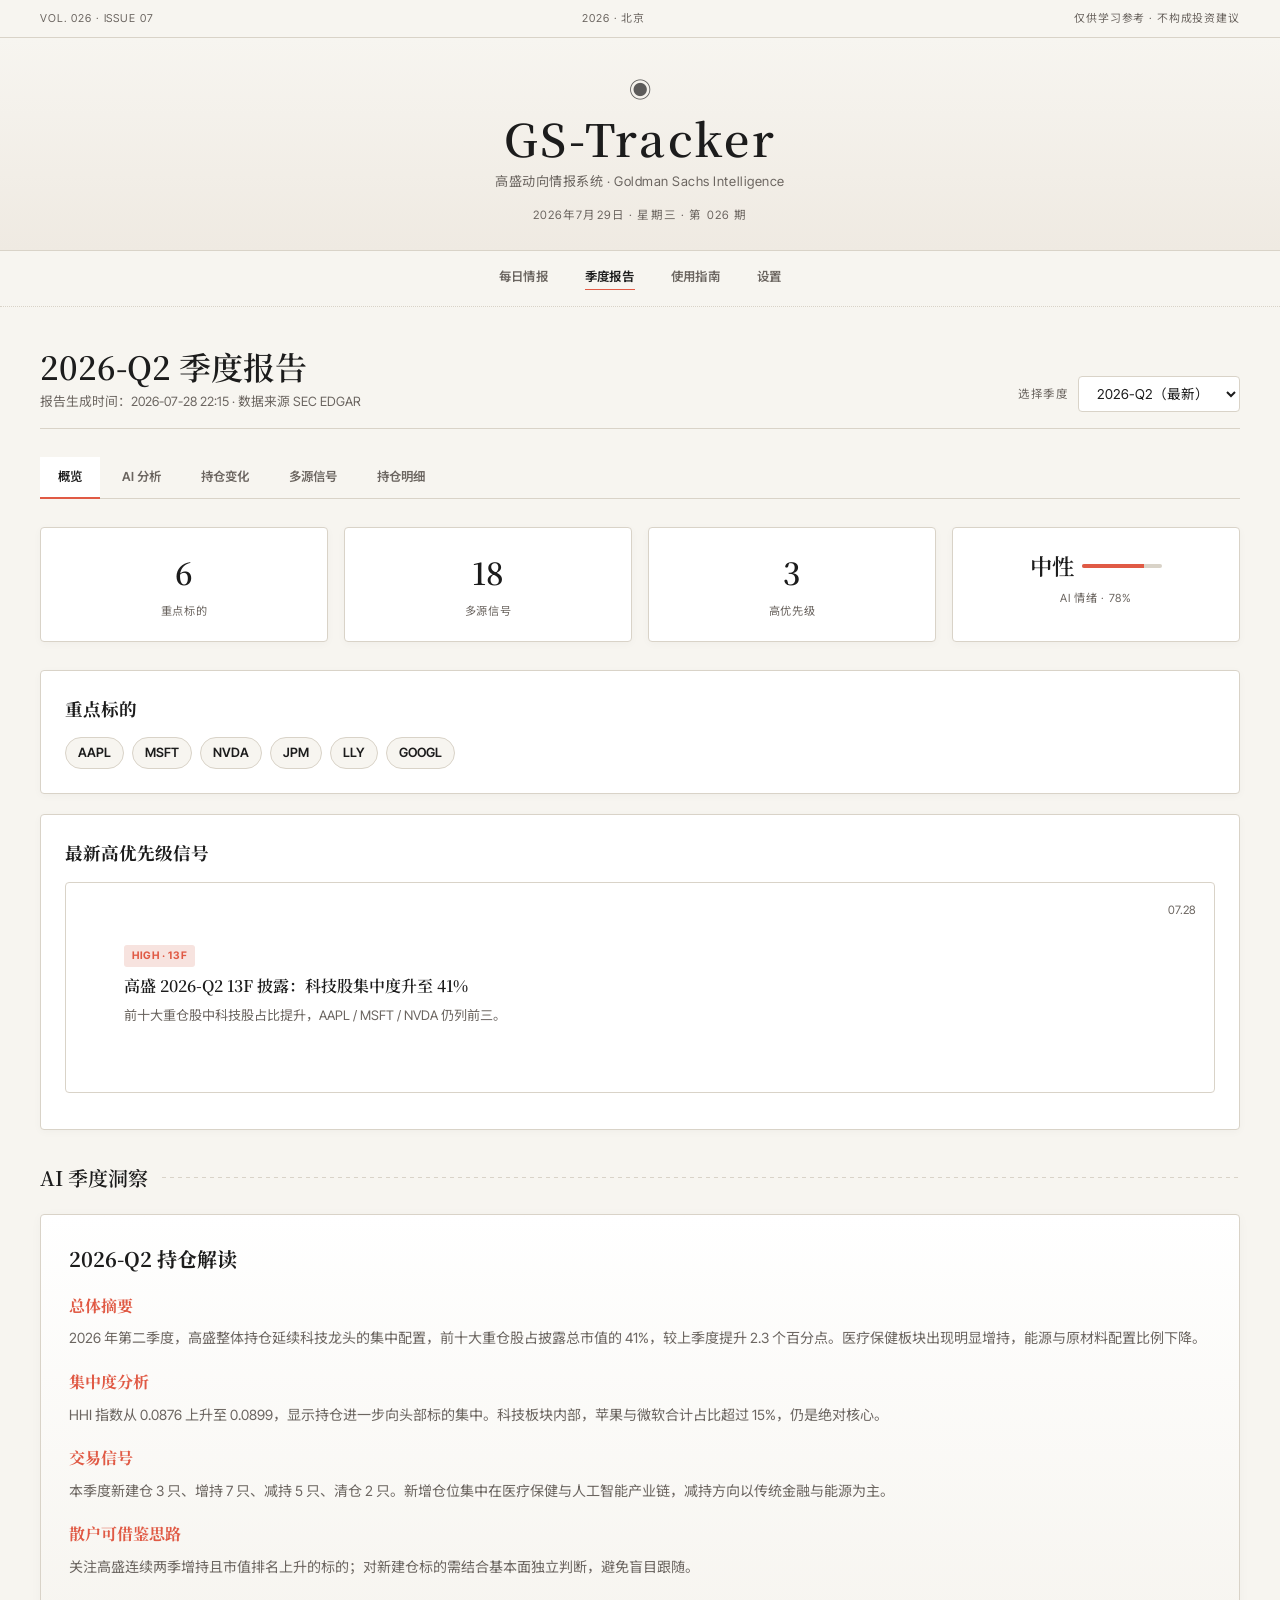
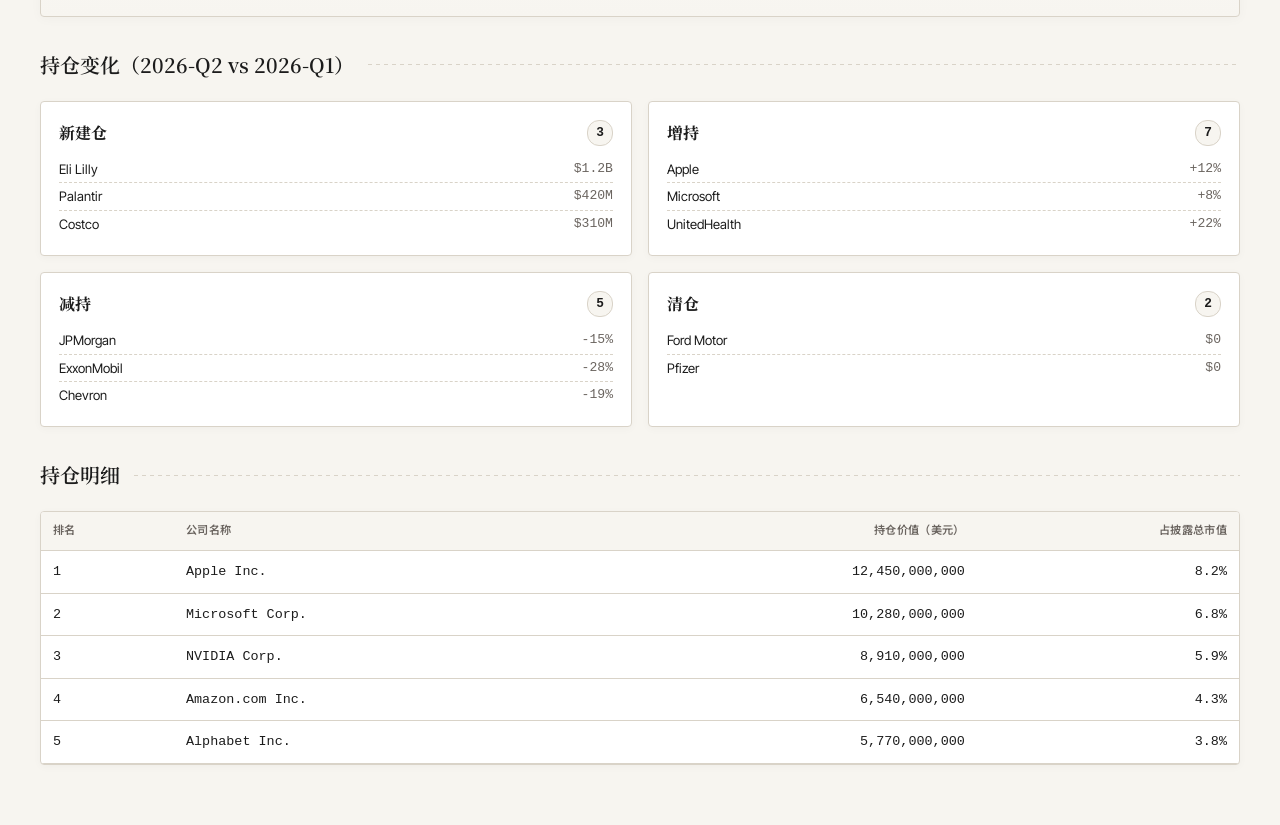
<file: docs/design/open-design-magazine/gs-tracker-magazine-quarter.html>
<!DOCTYPE html>
<html lang="zh-CN">
<head>
<meta charset="UTF-8">
<meta name="viewport" content="width=device-width, initial-scale=1.0">
<title>季度报告 — GS-Tracker 高盛动向情报系统</title>
<link rel="preconnect" href="https://fonts.googleapis.com">
<link href="https://fonts.googleapis.com/css2?family=Inter+Tight:wght@400;500;600;700&family=Noto+Serif+SC:ital,wght@0,400;0,600;0,700;1,400;1,600&family=Noto+Sans+SC:wght@400;500;700&display=swap" rel="stylesheet">
<style>
:root{--paper:#f7f5f0;--paper-dark:#efeae2;--surface:#ffffff;--ink:#1c1c1c;--ink-muted:#6b6560;--rule:#d9d3c8;--accent:#e05a45;--accent-soft:#f7e3df;--serif:'Noto Serif SC',serif;--sans:'Inter Tight','Noto Sans SC',sans-serif;--mono:'JetBrains Mono',monospace}
*{margin:0;padding:0;box-sizing:border-box}
html{background:#e5e0d6}
body{font-family:var(--sans);background:var(--paper);color:var(--ink);max-width:1280px;margin:0 auto;min-height:100vh;line-height:1.6}
.topbar{border-bottom:1px solid var(--rule);padding:10px 40px;font-size:.68rem;letter-spacing:.08em;color:var(--ink-muted);display:flex;justify-content:space-between;text-transform:uppercase}
.masthead{padding:34px 40px 26px;text-align:center;border-bottom:1px solid var(--rule);background:linear-gradient(180deg,var(--paper) 0%,var(--paper-dark) 100%)}
.masthead .mark{font-size:1.4rem;margin-bottom:8px;opacity:.7}
.masthead .title{font-family:var(--serif);font-size:2.8rem;font-weight:600;letter-spacing:.06em;line-height:1}
.masthead .sub{font-size:.82rem;color:var(--ink-muted);margin-top:10px;letter-spacing:.04em}
.masthead .date{font-size:.72rem;color:var(--ink-muted);margin-top:14px;letter-spacing:.1em}
.nav-strip{display:flex;justify-content:center;gap:36px;padding:16px 0;border-bottom:1px dotted var(--rule);background:var(--paper)}
.nav-strip a{font-size:.78rem;font-weight:600;letter-spacing:.04em;color:var(--ink-muted);text-decoration:none;padding-bottom:2px;border-bottom:1px solid transparent}
.nav-strip a.active{color:var(--ink);border-bottom-color:var(--accent)}
.content{padding:40px;min-width:0}
.page-header{display:flex;justify-content:space-between;align-items:flex-end;margin-bottom:28px;padding-bottom:16px;border-bottom:1px solid var(--rule);flex-wrap:wrap;gap:16px}
.page-header h1{font-family:var(--serif);font-size:2rem;font-weight:600;line-height:1.2}
.page-header .meta{font-size:.8rem;color:var(--ink-muted);text-align:right}
.quarter-select{display:flex;align-items:center;gap:10px}
.quarter-select select{padding:8px 14px;border:1px solid var(--rule);border-radius:4px;font-size:.85rem;background:#fff;color:var(--ink);font-family:var(--sans)}
.quarter-select label{font-size:.72rem;color:var(--ink-muted);letter-spacing:.04em;text-transform:uppercase}
.tabs{display:flex;border-bottom:1px solid var(--rule);margin-bottom:28px;gap:4px}
.tab{padding:10px 18px;font-size:.78rem;font-weight:600;color:var(--ink-muted);cursor:pointer;border-bottom:2px solid transparent;margin-bottom:-1px;background:transparent}
.tab.active{color:var(--ink);border-bottom-color:var(--accent);background:#fff}
.stats-row{display:grid;grid-template-columns:repeat(4,1fr);gap:16px;margin-bottom:28px}
.stat-card{background:var(--surface);border:1px solid var(--rule);border-radius:4px;padding:20px;text-align:center;box-shadow:0 2px 8px rgba(0,0,0,.03)}
.stat-card .num{font-family:var(--serif);font-size:1.9rem;font-weight:600}
.stat-card .label{font-size:.7rem;color:var(--ink-muted);letter-spacing:.06em;text-transform:uppercase;margin-top:6px}
.section-header{display:flex;align-items:center;gap:14px;margin:32px 0 20px}
.section-header h2{font-family:var(--serif);font-size:1.25rem;font-weight:600}
.section-header .line{flex:1;height:1px;background:repeating-linear-gradient(to right,var(--rule) 0,var(--rule) 4px,transparent 4px,transparent 8px)}
.card{background:var(--surface);border:1px solid var(--rule);border-radius:4px;padding:24px;margin-bottom:20px;box-shadow:0 2px 8px rgba(0,0,0,.03)}
.card h3{font-family:var(--serif);font-size:1.1rem;margin-bottom:14px}
.card p{font-size:.86rem;color:var(--ink-muted);line-height:1.7;margin-bottom:8px}
.sentiment{display:inline-flex;align-items:center;gap:8px;font-family:var(--serif);font-size:1.4rem;font-weight:600;color:var(--ink)}
.confidence-bar{width:80px;height:4px;background:var(--rule);border-radius:2px;overflow:hidden}
.confidence-bar .fill{height:100%;background:var(--accent)}
.ticker-list{display:flex;flex-wrap:wrap;gap:8px;margin-top:10px}
.ticker{background:var(--paper);border:1px solid var(--rule);padding:5px 12px;border-radius:20px;font-size:.8rem;font-weight:600}
.signal-card{background:var(--surface);border:1px solid var(--rule);border-radius:4px;padding:18px;margin-bottom:12px;display:grid;grid-template-columns:1fr auto;gap:14px;align-items:start}
.signal-card .badge{display:inline-block;font-size:.65rem;font-weight:700;letter-spacing:.06em;text-transform:uppercase;padding:3px 8px;border-radius:3px;margin-bottom:6px}
.signal-card .badge.high{background:var(--accent-soft);color:var(--accent)}
.signal-card h4{font-family:var(--serif);font-size:1rem;font-weight:600;margin-bottom:6px}
.signal-card p{font-size:.82rem;color:var(--ink-muted);line-height:1.6}
.signal-card .date{font-size:.72rem;color:var(--ink-muted);white-space:nowrap}
.change-grid{display:grid;grid-template-columns:repeat(2,1fr);gap:16px;margin-bottom:24px}
.change-card{background:var(--surface);border:1px solid var(--rule);border-radius:4px;padding:18px;box-shadow:0 2px 8px rgba(0,0,0,.03)}
.change-card h4{font-family:var(--serif);font-size:1rem;margin-bottom:10px;display:flex;justify-content:space-between;align-items:center}
.change-card .count{font-family:var(--mono);font-size:.8rem;background:var(--paper);padding:2px 8px;border-radius:12px;border:1px solid var(--rule)}
.change-card ul{list-style:none;font-size:.82rem;line-height:2}
.change-card li{display:flex;justify-content:space-between;border-bottom:1px dashed var(--rule)}
.change-card li:last-child{border-bottom:none}
.change-card .val{font-family:var(--mono);color:var(--ink-muted)}
.table-wrap{overflow-x:auto}
table{width:100%;border-collapse:collapse;font-size:.84rem}
th,td{text-align:left;padding:10px 12px;border-bottom:1px solid var(--rule)}
th{font-size:.7rem;font-weight:600;color:var(--ink-muted);text-transform:uppercase;letter-spacing:.03em;background:var(--paper)}
td{font-family:var(--mono)}
tr:hover td{background:var(--paper)}
.ai-report{background:linear-gradient(180deg,var(--surface) 0%,var(--paper) 100%);border:1px solid var(--rule);border-radius:4px;padding:28px;box-shadow:0 2px 12px rgba(0,0,0,.03)}
.ai-report h3{font-family:var(--serif);font-size:1.25rem;margin-bottom:16px}
.ai-report h4{font-family:var(--serif);font-size:1rem;margin:18px 0 8px;color:var(--accent)}
.ai-report p{font-size:.88rem;color:var(--ink-muted);line-height:1.75;margin-bottom:8px}
@media(max-width:900px){.stats-row{grid-template-columns:repeat(2,1fr)}.change-grid{grid-template-columns:1fr}.page-header{flex-direction:column;align-items:flex-start}}
</style>
</head>
<body>
<div class="topbar">
  <span>Vol. 026 · Issue 07</span>
  <span>2026 · 北京</span>
  <span>仅供学习参考 · 不构成投资建议</span>
</div>
<header class="masthead">
  <div class="mark">◉</div>
  <div class="title">GS-Tracker</div>
  <div class="sub">高盛动向情报系统 · Goldman Sachs Intelligence</div>
  <div class="date">2026年7月29日 · 星期三 · 第 026 期</div>
</header>
<nav class="nav-strip">
  <a href="#">每日情报</a>
  <a href="#" class="active">季度报告</a>
  <a href="#">使用指南</a>
  <a href="#">设置</a>
</nav>

<main class="content">
  <div class="page-header">
    <div>
      <h1>2026-Q2 季度报告</h1>
      <div style="font-size:.8rem;color:var(--ink-muted);margin-top:6px">报告生成时间：2026-07-28 22:15 · 数据来源 SEC EDGAR</div>
    </div>
    <div class="quarter-select">
      <label>选择季度</label>
      <select>
        <option>2026-Q2（最新）</option>
        <option>2026-Q1</option>
        <option>2025-Q4</option>
        <option>2025-Q3</option>
      </select>
    </div>
  </div>

  <div class="tabs">
    <div class="tab active">概览</div>
    <div class="tab">AI 分析</div>
    <div class="tab">持仓变化</div>
    <div class="tab">多源信号</div>
    <div class="tab">持仓明细</div>
  </div>

  <section id="overview" data-od-id="quarter-overview">
    <div class="stats-row" data-od-id="quarter-stats">
      <div class="stat-card"><div class="num">6</div><div class="label">重点标的</div></div>
      <div class="stat-card"><div class="num">18</div><div class="label">多源信号</div></div>
      <div class="stat-card"><div class="num">3</div><div class="label">高优先级</div></div>
      <div class="stat-card">
        <div class="sentiment">中性 <div class="confidence-bar"><div class="fill" style="width:78%"></div></div></div>
        <div class="label">AI 情绪 · 78%</div>
      </div>
    </div>

    <div class="card">
      <h3>重点标的</h3>
      <div class="ticker-list">
        <span class="ticker">AAPL</span>
        <span class="ticker">MSFT</span>
        <span class="ticker">NVDA</span>
        <span class="ticker">JPM</span>
        <span class="ticker">LLY</span>
        <span class="ticker">GOOGL</span>
      </div>
    </div>

    <div class="card">
      <h3>最新高优先级信号</h3>
      <div class="signal-card">
        <div class="content">
          <span class="badge high">High · 13F</span>
          <h4>高盛 2026-Q2 13F 披露：科技股集中度升至 41%</h4>
          <p>前十大重仓股中科技股占比提升，AAPL / MSFT / NVDA 仍列前三。</p>
        </div>
        <div class="date">07.28</div>
      </div>
    </div>
  </section>

  <div class="section-header">
    <h2>AI 季度洞察</h2>
    <div class="line"></div>
  </div>

  <article class="ai-report" data-od-id="quarter-ai-insight">
    <h3>2026-Q2 持仓解读</h3>
    <h4>总体摘要</h4>
    <p>2026 年第二季度，高盛整体持仓延续科技龙头的集中配置，前十大重仓股占披露总市值的 41%，较上季度提升 2.3 个百分点。医疗保健板块出现明显增持，能源与原材料配置比例下降。</p>
    <h4>集中度分析</h4>
    <p>HHI 指数从 0.0876 上升至 0.0899，显示持仓进一步向头部标的集中。科技板块内部，苹果与微软合计占比超过 15%，仍是绝对核心。</p>
    <h4>交易信号</h4>
    <p>本季度新建仓 3 只、增持 7 只、减持 5 只、清仓 2 只。新增仓位集中在医疗保健与人工智能产业链，减持方向以传统金融与能源为主。</p>
    <h4>散户可借鉴思路</h4>
    <p>关注高盛连续两季增持且市值排名上升的标的；对新建仓标的需结合基本面独立判断，避免盲目跟随。</p>
  </article>

  <div class="section-header">
    <h2>持仓变化（2026-Q2 vs 2026-Q1）</h2>
    <div class="line"></div>
  </div>

  <div class="change-grid">
    <div class="change-card">
      <h4>新建仓 <span class="count">3</span></h4>
      <ul>
        <li><span>Eli Lilly</span><span class="val">$1.2B</span></li>
        <li><span>Palantir</span><span class="val">$420M</span></li>
        <li><span>Costco</span><span class="val">$310M</span></li>
      </ul>
    </div>
    <div class="change-card">
      <h4>增持 <span class="count">7</span></h4>
      <ul>
        <li><span>Apple</span><span class="val">+12%</span></li>
        <li><span>Microsoft</span><span class="val">+8%</span></li>
        <li><span>UnitedHealth</span><span class="val">+22%</span></li>
      </ul>
    </div>
    <div class="change-card">
      <h4>减持 <span class="count">5</span></h4>
      <ul>
        <li><span>JPMorgan</span><span class="val">-15%</span></li>
        <li><span>ExxonMobil</span><span class="val">-28%</span></li>
        <li><span>Chevron</span><span class="val">-19%</span></li>
      </ul>
    </div>
    <div class="change-card">
      <h4>清仓 <span class="count">2</span></h4>
      <ul>
        <li><span>Ford Motor</span><span class="val">$0</span></li>
        <li><span>Pfizer</span><span class="val">$0</span></li>
      </ul>
    </div>
  </div>

  <div class="section-header">
    <h2>持仓明细</h2>
    <div class="line"></div>
  </div>

  <div class="card" style="padding:0;overflow:hidden">
    <div class="table-wrap">
      <table>
        <thead><tr><th>排名</th><th>公司名称</th><th style="text-align:right">持仓价值（美元）</th><th style="text-align:right">占披露总市值</th></tr></thead>
        <tbody>
          <tr><td>1</td><td>Apple Inc.</td><td style="text-align:right">12,450,000,000</td><td style="text-align:right">8.2%</td></tr>
          <tr><td>2</td><td>Microsoft Corp.</td><td style="text-align:right">10,280,000,000</td><td style="text-align:right">6.8%</td></tr>
          <tr><td>3</td><td>NVIDIA Corp.</td><td style="text-align:right">8,910,000,000</td><td style="text-align:right">5.9%</td></tr>
          <tr><td>4</td><td>Amazon.com Inc.</td><td style="text-align:right">6,540,000,000</td><td style="text-align:right">4.3%</td></tr>
          <tr><td>5</td><td>Alphabet Inc.</td><td style="text-align:right">5,770,000,000</td><td style="text-align:right">3.8%</td></tr>
        </tbody>
      </table>
    </div>
  </div>
</main>
</body>
</html>
</file>
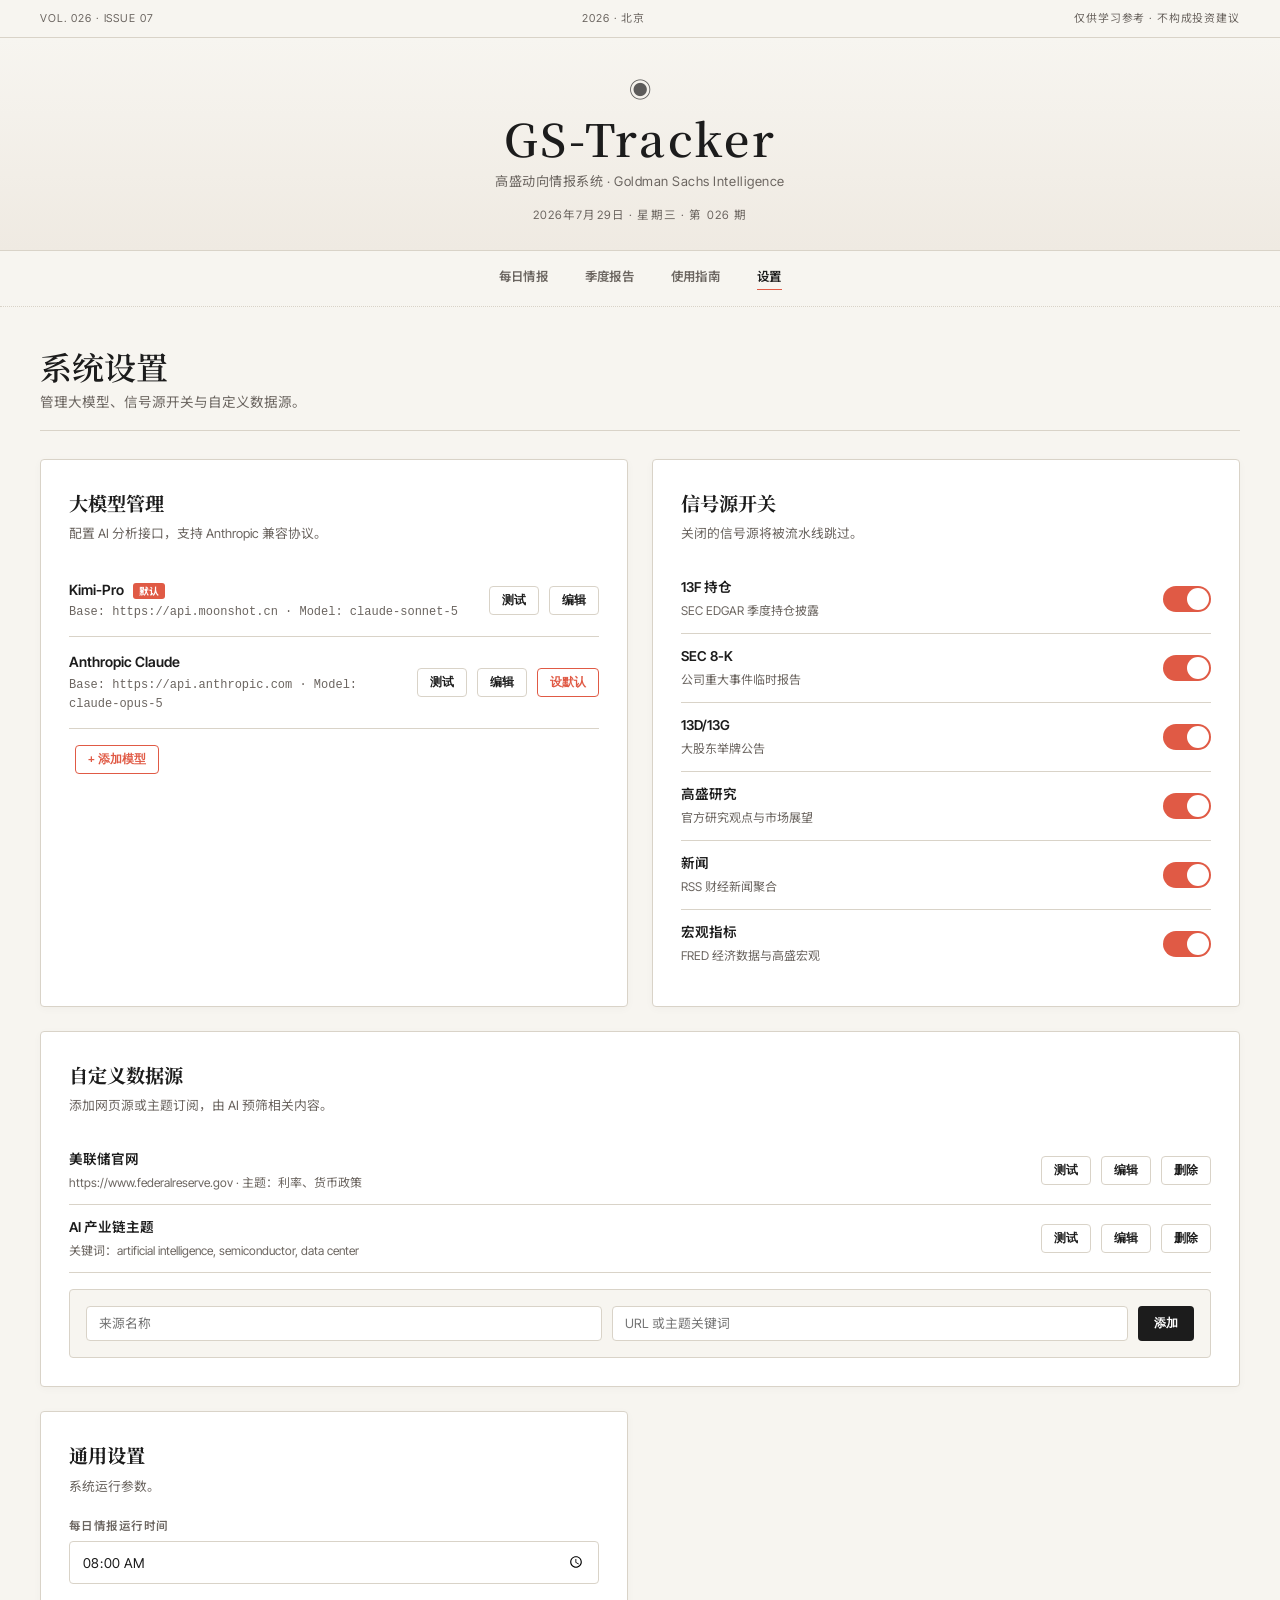
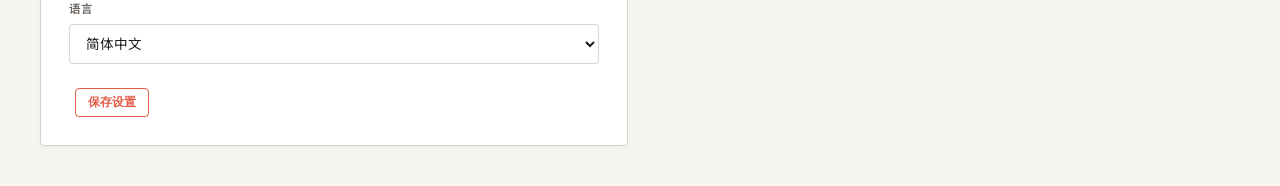
<file: docs/design/open-design-magazine/gs-tracker-magazine-settings.html>
<!DOCTYPE html>
<html lang="zh-CN">
<head>
<meta charset="UTF-8">
<meta name="viewport" content="width=device-width, initial-scale=1.0">
<title>设置 — GS-Tracker 高盛动向情报系统</title>
<link rel="preconnect" href="https://fonts.googleapis.com">
<link href="https://fonts.googleapis.com/css2?family=Inter+Tight:wght@400;500;600;700&family=Noto+Serif+SC:ital,wght@0,400;0,600;0,700;1,400;1,600&family=Noto+Sans+SC:wght@400;500;700&display=swap" rel="stylesheet">
<style>
:root{--paper:#f7f5f0;--paper-dark:#efeae2;--surface:#ffffff;--ink:#1c1c1c;--ink-muted:#6b6560;--rule:#d9d3c8;--accent:#e05a45;--accent-soft:#f7e3df;--serif:'Noto Serif SC',serif;--sans:'Inter Tight','Noto Sans SC',sans-serif;--mono:'JetBrains Mono',monospace}
*{margin:0;padding:0;box-sizing:border-box}
html{background:#e5e0d6}
body{font-family:var(--sans);background:var(--paper);color:var(--ink);max-width:1280px;margin:0 auto;min-height:100vh;line-height:1.6}
.topbar{border-bottom:1px solid var(--rule);padding:10px 40px;font-size:.68rem;letter-spacing:.08em;color:var(--ink-muted);display:flex;justify-content:space-between;text-transform:uppercase}
.masthead{padding:34px 40px 26px;text-align:center;border-bottom:1px solid var(--rule);background:linear-gradient(180deg,var(--paper) 0%,var(--paper-dark) 100%)}
.masthead .mark{font-size:1.4rem;margin-bottom:8px;opacity:.7}
.masthead .title{font-family:var(--serif);font-size:2.8rem;font-weight:600;letter-spacing:.06em;line-height:1}
.masthead .sub{font-size:.82rem;color:var(--ink-muted);margin-top:10px;letter-spacing:.04em}
.masthead .date{font-size:.72rem;color:var(--ink-muted);margin-top:14px;letter-spacing:.1em}
.nav-strip{display:flex;justify-content:center;gap:36px;padding:16px 0;border-bottom:1px dotted var(--rule);background:var(--paper)}
.nav-strip a{font-size:.78rem;font-weight:600;letter-spacing:.04em;color:var(--ink-muted);text-decoration:none;padding-bottom:2px;border-bottom:1px solid transparent}
.nav-strip a.active{color:var(--ink);border-bottom-color:var(--accent)}
.content{padding:40px;min-width:0}
.page-header{margin-bottom:28px;padding-bottom:16px;border-bottom:1px solid var(--rule)}
.page-header h1{font-family:var(--serif);font-size:2rem;font-weight:600;line-height:1.2}
.page-header p{font-size:.85rem;color:var(--ink-muted);margin-top:6px}
.settings-grid{display:grid;grid-template-columns:repeat(2,1fr);gap:24px}
.card{background:var(--surface);border:1px solid var(--rule);border-radius:4px;padding:28px;box-shadow:0 2px 8px rgba(0,0,0,.03)}
.card.full{grid-column:1/-1}
.card h2{font-family:var(--serif);font-size:1.2rem;margin-bottom:6px}
.card .subtitle{font-size:.8rem;color:var(--ink-muted);margin-bottom:20px}
.model-row{display:flex;align-items:center;justify-content:space-between;padding:14px 0;border-bottom:1px solid var(--rule)}
.model-row:last-child{border-bottom:none}
.model-row .info{flex:1}
.model-row .name{font-weight:600;font-size:.88rem}
.model-row .detail{font-size:.75rem;color:var(--ink-muted);margin-top:2px;font-family:var(--mono)}
.badge-default{background:var(--accent);color:#fff;font-size:.62rem;font-weight:700;padding:2px 6px;border-radius:3px;margin-left:6px;text-transform:uppercase}
.btn-sm{padding:6px 12px;border:1px solid var(--rule);background:#fff;font-size:.72rem;font-weight:600;cursor:pointer;border-radius:4px;color:var(--ink);margin-left:6px}
.btn-sm:hover{border-color:var(--accent);color:var(--accent)}
.btn-sm.primary{border-color:var(--accent);color:var(--accent)}
.source-row{display:flex;align-items:center;justify-content:space-between;padding:12px 0;border-bottom:1px solid var(--rule)}
.source-row:last-child{border-bottom:none}
.source-row .name{font-weight:600;font-size:.85rem}
.source-row .desc{font-size:.75rem;color:var(--ink-muted);margin-top:2px}
.toggle-wrap{min-width:44px;min-height:44px;display:flex;align-items:center;justify-content:flex-end;cursor:pointer}
.toggle{width:48px;height:26px;background:var(--rule);border-radius:13px;position:relative;transition:background .15s}
.toggle.on{background:var(--accent)}
.toggle::after{content:'';position:absolute;top:2px;left:2px;width:22px;height:22px;background:#fff;border-radius:50%;transition:left .15s}
.toggle.on::after{left:24px}
.add-form{display:grid;grid-template-columns:1fr 1fr auto;gap:10px;margin-top:16px;padding:16px;background:var(--paper);border-radius:4px;border:1px solid var(--rule)}
.add-form input{padding:9px 12px;border:1px solid var(--rule);border-radius:4px;font-size:.8rem;font-family:var(--sans);background:#fff}
.add-form button{padding:9px 16px;border:none;background:var(--ink);color:#fff;font-size:.75rem;font-weight:600;cursor:pointer;border-radius:4px}
.field{margin-bottom:16px}
.field label{display:block;font-size:.72rem;font-weight:600;color:var(--ink-muted);letter-spacing:.04em;text-transform:uppercase;margin-bottom:6px}
.field input,.field select{width:100%;padding:10px 12px;border:1px solid var(--rule);border-radius:4px;font-size:.85rem;font-family:var(--sans);background:#fff;color:var(--ink)}
.field input:focus,.field select:focus{outline:none;border-color:var(--accent)}
.test-result{font-size:.78rem;padding:8px 12px;border-radius:4px;margin-top:10px}
.test-result.ok{background:#e8f5e9;color:#2e7d32}
.test-result.err{background:var(--accent-soft);color:var(--accent)}
@media(max-width:900px){.settings-grid{grid-template-columns:1fr}.add-form{grid-template-columns:1fr}}
</style>
</head>
<body>
<div class="topbar">
  <span>Vol. 026 · Issue 07</span>
  <span>2026 · 北京</span>
  <span>仅供学习参考 · 不构成投资建议</span>
</div>
<header class="masthead">
  <div class="mark">◉</div>
  <div class="title">GS-Tracker</div>
  <div class="sub">高盛动向情报系统 · Goldman Sachs Intelligence</div>
  <div class="date">2026年7月29日 · 星期三 · 第 026 期</div>
</header>
<nav class="nav-strip">
  <a href="#">每日情报</a>
  <a href="#">季度报告</a>
  <a href="#">使用指南</a>
  <a href="#" class="active">设置</a>
</nav>

<main class="content">
  <div class="page-header">
    <h1>系统设置</h1>
    <p>管理大模型、信号源开关与自定义数据源。</p>
  </div>

  <div class="settings-grid" data-od-id="settings-grid">
    <div class="card">
      <h2>大模型管理</h2>
      <p class="subtitle">配置 AI 分析接口，支持 Anthropic 兼容协议。</p>

      <div class="model-row">
        <div class="info">
          <div class="name">Kimi-Pro <span class="badge-default">默认</span></div>
          <div class="detail">Base: https://api.moonshot.cn · Model: claude-sonnet-5</div>
        </div>
        <div>
          <button class="btn-sm">测试</button>
          <button class="btn-sm">编辑</button>
        </div>
      </div>

      <div class="model-row">
        <div class="info">
          <div class="name">Anthropic Claude</div>
          <div class="detail">Base: https://api.anthropic.com · Model: claude-opus-5</div>
        </div>
        <div>
          <button class="btn-sm">测试</button>
          <button class="btn-sm">编辑</button>
          <button class="btn-sm primary">设默认</button>
        </div>
      </div>

      <button class="btn-sm primary" style="margin-top:16px">+ 添加模型</button>
    </div>

    <div class="card">
      <h2>信号源开关</h2>
      <p class="subtitle">关闭的信号源将被流水线跳过。</p>

      <div class="source-row">
        <div>
          <div class="name">13F 持仓</div>
          <div class="desc">SEC EDGAR 季度持仓披露</div>
        </div>
        <label class="toggle-wrap"><div class="toggle on"></div></label>
      </div>

      <div class="source-row">
        <div>
          <div class="name">SEC 8-K</div>
          <div class="desc">公司重大事件临时报告</div>
        </div>
        <label class="toggle-wrap"><div class="toggle on"></div></label>
      </div>

      <div class="source-row">
        <div>
          <div class="name">13D/13G</div>
          <div class="desc">大股东举牌公告</div>
        </div>
        <label class="toggle-wrap"><div class="toggle on"></div></label>
      </div>

      <div class="source-row">
        <div>
          <div class="name">高盛研究</div>
          <div class="desc">官方研究观点与市场展望</div>
        </div>
        <label class="toggle-wrap"><div class="toggle on"></div></label>
      </div>

      <div class="source-row">
        <div>
          <div class="name">新闻</div>
          <div class="desc">RSS 财经新闻聚合</div>
        </div>
        <label class="toggle-wrap"><div class="toggle on"></div></label>
      </div>

      <div class="source-row">
        <div>
          <div class="name">宏观指标</div>
          <div class="desc">FRED 经济数据与高盛宏观</div>
        </div>
        <label class="toggle-wrap"><div class="toggle on"></div></label>
      </div>
    </div>

    <div class="card full">
      <h2>自定义数据源</h2>
      <p class="subtitle">添加网页源或主题订阅，由 AI 预筛相关内容。</p>

      <div class="source-row">
        <div>
          <div class="name">美联储官网</div>
          <div class="desc">https://www.federalreserve.gov · 主题：利率、货币政策</div>
        </div>
        <div>
          <button class="btn-sm">测试</button>
          <button class="btn-sm">编辑</button>
          <button class="btn-sm">删除</button>
        </div>
      </div>

      <div class="source-row">
        <div>
          <div class="name">AI 产业链主题</div>
          <div class="desc">关键词：artificial intelligence, semiconductor, data center</div>
        </div>
        <div>
          <button class="btn-sm">测试</button>
          <button class="btn-sm">编辑</button>
          <button class="btn-sm">删除</button>
        </div>
      </div>

      <div class="add-form">
        <input type="text" placeholder="来源名称">
        <input type="text" placeholder="URL 或主题关键词">
        <button>添加</button>
      </div>
    </div>

    <div class="card">
      <h2>通用设置</h2>
      <p class="subtitle">系统运行参数。</p>

      <div class="field">
        <label>每日情报运行时间</label>
        <input type="time" value="08:00">
      </div>

      <div class="field">
        <label>语言</label>
        <select>
          <option>简体中文</option>
          <option>English</option>
        </select>
      </div>

      <button class="btn-sm primary" style="margin-top:8px">保存设置</button>
    </div>
  </div>
</main>
</body>
</html>
</file>
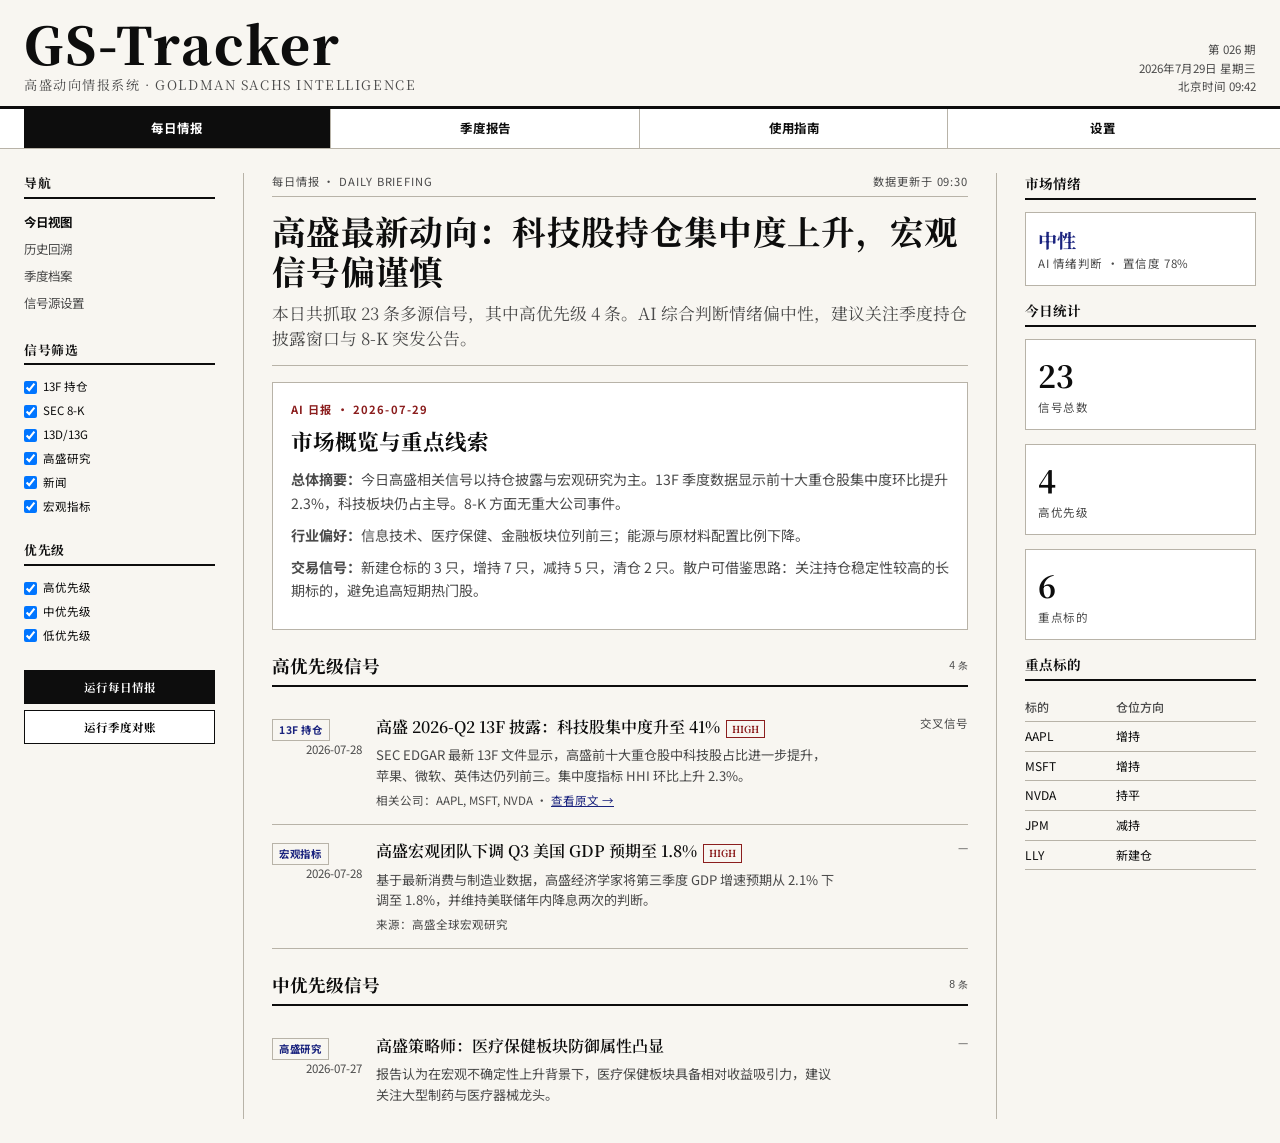
<file: docs/design/open-design-magazine/gs-tracker-style-broadsheet.html>
<!DOCTYPE html>
<html lang="zh-CN">
<head>
<meta charset="UTF-8">
<meta name="viewport" content="width=device-width, initial-scale=1.0">
<title>GS-Tracker 风格参考 · 经典大报</title>
<link rel="preconnect" href="https://fonts.googleapis.com">
<link href="https://fonts.googleapis.com/css2?family=Noto+Serif+SC:wght@400;600;700;900&family=Noto+Sans+SC:wght@400;500;700&display=swap" rel="stylesheet">
<style>
:root{
  --paper:#f8f6f1;
  --ink:#0d0d0d;
  --ink-muted:#4a4a4a;
  --rule:#b8b3a8;
  --accent:#8b1e1e;
  --accent-2:#1a237e;
  --column-gap:28px;
}
*{margin:0;padding:0;box-sizing:border-box}
html{background:#e8e4db}
body{font-family:'Noto Sans SC',sans-serif;background:var(--paper);color:var(--ink);max-width:1400px;margin:0 auto;min-height:100vh;line-height:1.55}
.masthead{border-bottom:3px solid var(--ink);padding:18px 24px 10px}
.masthead-top{display:flex;justify-content:space-between;align-items:flex-end}
.masthead .title{font-family:'Noto Serif SC',serif;font-size:3.2rem;font-weight:900;letter-spacing:.04em;line-height:1}
.masthead .sub{font-family:'Noto Serif SC',serif;font-size:.82rem;color:var(--ink-muted);letter-spacing:.12em;margin-top:6px;text-transform:uppercase}
.masthead .meta{font-size:.72rem;color:var(--ink-muted);text-align:right;line-height:1.6}
.nav-strip{border-bottom:1px solid var(--rule);display:flex;gap:2px;padding:0 24px;background:#fff}
.nav-strip a{flex:1;text-align:center;padding:10px 0;font-size:.78rem;font-weight:700;letter-spacing:.06em;color:var(--ink);text-decoration:none;border-right:1px solid var(--rule)}
.nav-strip a:last-child{border-right:none}
.nav-strip a.active{background:var(--ink);color:#fff}
.paper-body{display:grid;grid-template-columns:220px 1fr 260px;gap:var(--column-gap);padding:24px}
.left-rail{border-right:1px solid var(--rule);padding-right:var(--column-gap)}
.left-rail h3{font-family:'Noto Serif SC',serif;font-size:.8rem;border-bottom:2px solid var(--ink);padding-bottom:4px;margin-bottom:10px;letter-spacing:.05em}
.left-rail ul{list-style:none;font-size:.78rem;line-height:1.7;color:var(--ink-muted)}
.left-rail li{padding:3px 0;cursor:pointer}
.left-rail li.active{font-weight:700;color:var(--ink)}
.filter-group{margin-bottom:22px}
.filter-group label{display:flex;align-items:center;gap:6px;font-size:.72rem;padding:3px 0;cursor:pointer}
.btn{width:100%;padding:8px 0;border:1px solid var(--ink);background:#fff;font-family:'Noto Serif SC',serif;font-size:.72rem;font-weight:700;cursor:pointer;margin-bottom:6px}
.btn.primary{background:var(--ink);color:#fff}
.main-col{min-width:0}
.dateline{display:flex;justify-content:space-between;font-size:.7rem;color:var(--ink-muted);text-transform:uppercase;letter-spacing:.08em;border-bottom:1px solid var(--rule);padding-bottom:6px;margin-bottom:14px}
.headline{font-family:'Noto Serif SC',serif;font-size:2.1rem;font-weight:700;line-height:1.18;margin-bottom:10px;letter-spacing:.01em}
.deck{font-family:'Noto Serif SC',serif;font-size:1.05rem;color:var(--ink-muted);line-height:1.5;margin-bottom:16px;padding-bottom:14px;border-bottom:1px solid var(--rule)}
.daily-report{background:#fff;border:1px solid var(--rule);padding:18px;margin-bottom:22px}
.daily-report .kicker{font-size:.7rem;font-weight:700;letter-spacing:.1em;color:var(--accent);text-transform:uppercase;margin-bottom:6px}
.daily-report h2{font-family:'Noto Serif SC',serif;font-size:1.35rem;margin-bottom:10px}
.daily-report p{font-size:.88rem;line-height:1.7;color:var(--ink-muted);margin-bottom:8px}
.section-title{font-family:'Noto Serif SC',serif;font-size:1.1rem;border-bottom:2px solid var(--ink);padding-bottom:5px;margin:22px 0 14px;display:flex;justify-content:space-between;align-items:center}
.signal{border-bottom:1px solid var(--rule);padding:14px 0;display:grid;grid-template-columns:90px 1fr 120px;gap:14px}
.signal:last-child{border-bottom:none}
.signal .source{font-size:.65rem;font-weight:700;letter-spacing:.06em;text-transform:uppercase;color:var(--accent-2);border:1px solid var(--rule);padding:2px 6px;display:inline-block;text-align:center}
.signal .title{font-family:'Noto Serif SC',serif;font-size:1rem;font-weight:600;margin-bottom:6px}
.signal .summary{font-size:.82rem;color:var(--ink-muted);line-height:1.55}
.signal .meta{font-size:.72rem;color:var(--ink-muted);margin-top:6px}
.signal .date{font-size:.72rem;color:var(--ink-muted);text-align:right}
.priority{font-size:.6rem;font-weight:700;padding:1px 5px;border:1px solid var(--accent);color:var(--accent);display:inline-block;margin-left:6px}
.right-rail{border-left:1px solid var(--rule);padding-left:var(--column-gap)}
.right-rail h3{font-family:'Noto Serif SC',serif;font-size:.85rem;border-bottom:2px solid var(--ink);padding-bottom:4px;margin-bottom:12px}
.stat-box{border:1px solid var(--rule);padding:12px;margin-bottom:14px;background:#fff}
.stat-box .num{font-family:'Noto Serif SC',serif;font-size:1.9rem;font-weight:700}
.stat-box .label{font-size:.72rem;color:var(--ink-muted);text-transform:uppercase;letter-spacing:.05em}
.mini-table{width:100%;border-collapse:collapse;font-size:.75rem}
.mini-table th,.mini-table td{text-align:left;padding:5px 0;border-bottom:1px solid var(--rule)}
.mini-table th{color:var(--ink-muted);font-weight:500}
.sentiment{font-family:'Noto Serif SC',serif;font-size:1.2rem;font-weight:700;color:var(--accent-2)}
@media(max-width:1100px){.paper-body{grid-template-columns:1fr}.left-rail,.right-rail{border:none;padding:0}.signal{grid-template-columns:1fr}}
</style>
</head>
<body>
<header class="masthead">
  <div class="masthead-top">
    <div>
      <div class="title">GS-Tracker</div>
      <div class="sub">高盛动向情报系统 · Goldman Sachs Intelligence</div>
    </div>
    <div class="meta">第 026 期<br>2026年7月29日 星期三<br>北京时间 09:42</div>
  </div>
</header>
<nav class="nav-strip">
  <a href="#" class="active">每日情报</a>
  <a href="#">季度报告</a>
  <a href="#">使用指南</a>
  <a href="#">设置</a>
</nav>
<div class="paper-body">
  <aside class="left-rail">
    <div class="filter-group">
      <h3>导航</h3>
      <ul>
        <li class="active">今日视图</li>
        <li>历史回溯</li>
        <li>季度档案</li>
        <li>信号源设置</li>
      </ul>
    </div>
    <div class="filter-group">
      <h3>信号筛选</h3>
      <label><input type="checkbox" checked> 13F 持仓</label>
      <label><input type="checkbox" checked> SEC 8-K</label>
      <label><input type="checkbox" checked> 13D/13G</label>
      <label><input type="checkbox" checked> 高盛研究</label>
      <label><input type="checkbox" checked> 新闻</label>
      <label><input type="checkbox" checked> 宏观指标</label>
    </div>
    <div class="filter-group">
      <h3>优先级</h3>
      <label><input type="checkbox" checked> 高优先级</label>
      <label><input type="checkbox" checked> 中优先级</label>
      <label><input type="checkbox" checked> 低优先级</label>
    </div>
    <button class="btn primary">运行每日情报</button>
    <button class="btn">运行季度对账</button>
  </aside>

  <main class="main-col">
    <div class="dateline">
      <span>每日情报 · DAILY BRIEFING</span>
      <span>数据更新于 09:30</span>
    </div>
    <h1 class="headline">高盛最新动向：科技股持仓集中度上升，宏观信号偏谨慎</h1>
    <p class="deck">本日共抓取 23 条多源信号，其中高优先级 4 条。AI 综合判断情绪偏中性，建议关注季度持仓披露窗口与 8-K 突发公告。</p>

    <article class="daily-report">
      <div class="kicker">AI 日报 · 2026-07-29</div>
      <h2>市场概览与重点线索</h2>
      <p><strong>总体摘要：</strong>今日高盛相关信号以持仓披露与宏观研究为主。13F 季度数据显示前十大重仓股集中度环比提升 2.3%，科技板块仍占主导。8-K 方面无重大公司事件。</p>
      <p><strong>行业偏好：</strong>信息技术、医疗保健、金融板块位列前三；能源与原材料配置比例下降。</p>
      <p><strong>交易信号：</strong>新建仓标的 3 只，增持 7 只，减持 5 只，清仓 2 只。散户可借鉴思路：关注持仓稳定性较高的长期标的，避免追高短期热门股。</p>
    </article>

    <h3 class="section-title">高优先级信号 <span style="font-family:sans-serif;font-size:.65rem;font-weight:400;color:var(--ink-muted)">4 条</span></h3>

    <div class="signal">
      <div><span class="source">13F 持仓</span><div class="date">2026-07-28</div></div>
      <div>
        <div class="title">高盛 2026-Q2 13F 披露：科技股集中度升至 41%<span class="priority">HIGH</span></div>
        <div class="summary">SEC EDGAR 最新 13F 文件显示，高盛前十大重仓股中科技股占比进一步提升，苹果、微软、英伟达仍列前三。集中度指标 HHI 环比上升 2.3%。</div>
        <div class="meta">相关公司：AAPL, MSFT, NVDA · <a href="#" style="color:var(--accent-2)">查看原文 →</a></div>
      </div>
      <div class="date">交叉信号</div>
    </div>

    <div class="signal">
      <div><span class="source">宏观指标</span><div class="date">2026-07-28</div></div>
      <div>
        <div class="title">高盛宏观团队下调 Q3 美国 GDP 预期至 1.8%<span class="priority">HIGH</span></div>
        <div class="summary">基于最新消费与制造业数据，高盛经济学家将第三季度 GDP 增速预期从 2.1% 下调至 1.8%，并维持美联储年内降息两次的判断。</div>
        <div class="meta">来源：高盛全球宏观研究</div>
      </div>
      <div class="date">—</div>
    </div>

    <h3 class="section-title">中优先级信号 <span style="font-family:sans-serif;font-size:.65rem;font-weight:400;color:var(--ink-muted)">8 条</span></h3>

    <div class="signal">
      <div><span class="source">高盛研究</span><div class="date">2026-07-27</div></div>
      <div>
        <div class="title">高盛策略师：医疗保健板块防御属性凸显</div>
        <div class="summary">报告认为在宏观不确定性上升背景下，医疗保健板块具备相对收益吸引力，建议关注大型制药与医疗器械龙头。</div>
      </div>
      <div class="date">—</div>
    </div>
  </main>

  <aside class="right-rail">
    <h3>市场情绪</h3>
    <div class="stat-box">
      <div class="sentiment">中性</div>
      <div class="label">AI 情绪判断 · 置信度 78%</div>
    </div>

    <h3>今日统计</h3>
    <div class="stat-box">
      <div class="num">23</div>
      <div class="label">信号总数</div>
    </div>
    <div class="stat-box">
      <div class="num">4</div>
      <div class="label">高优先级</div>
    </div>
    <div class="stat-box">
      <div class="num">6</div>
      <div class="label">重点标的</div>
    </div>

    <h3>重点标的</h3>
    <table class="mini-table">
      <tr><th>标的</th><th>仓位方向</th></tr>
      <tr><td>AAPL</td><td>增持</td></tr>
      <tr><td>MSFT</td><td>增持</td></tr>
      <tr><td>NVDA</td><td>持平</td></tr>
      <tr><td>JPM</td><td>减持</td></tr>
      <tr><td>LLY</td><td>新建仓</td></tr>
    </table>
  </aside>
</div>
</body>
</html>
</file>
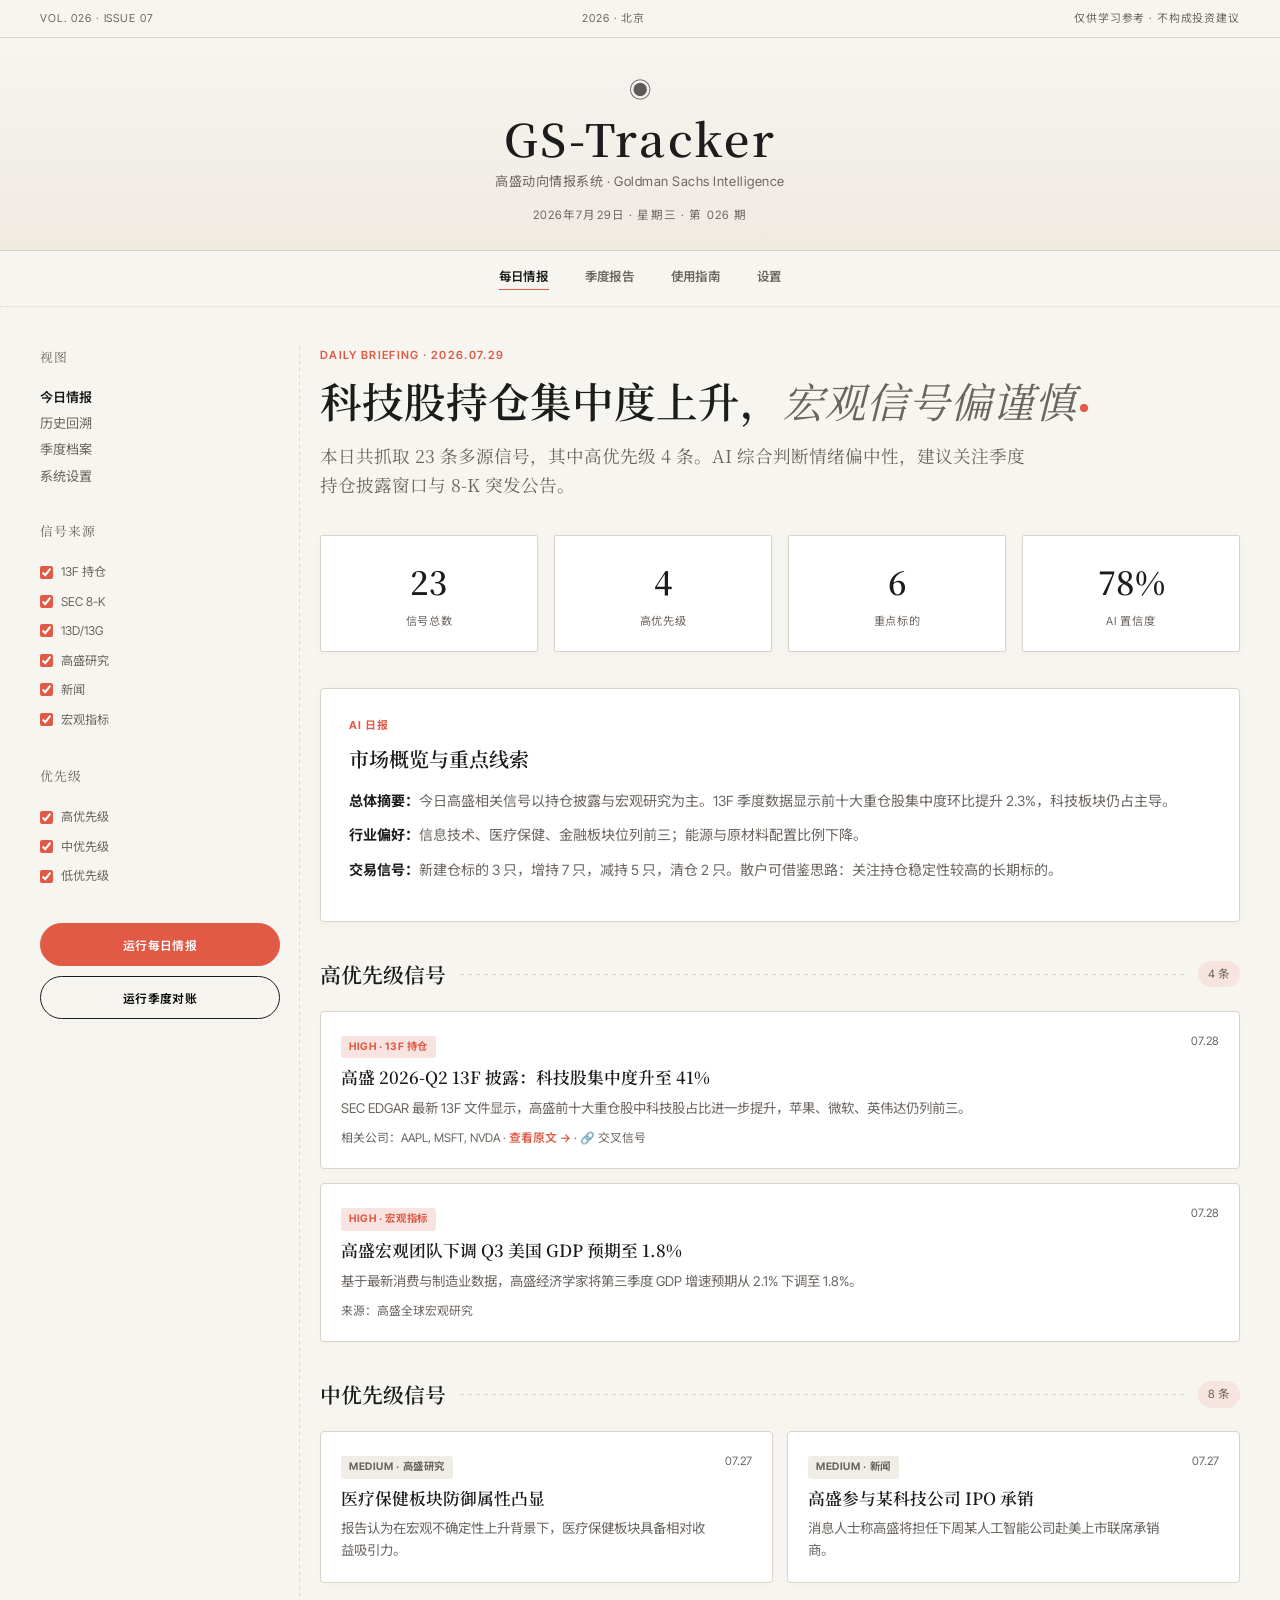
<file: docs/design/open-design-magazine/gs-tracker-style-magazine.html>
<!DOCTYPE html>
<html lang="zh-CN">
<head>
<meta charset="UTF-8">
<meta name="viewport" content="width=device-width, initial-scale=1.0">
<title>GS-Tracker 风格参考 · 现代杂志</title>
<link rel="preconnect" href="https://fonts.googleapis.com">
<link href="https://fonts.googleapis.com/css2?family=Inter+Tight:wght@400;500;600;700&family=Noto+Serif+SC:ital,wght@0,400;0,600;0,700;1,400;1,600&family=Noto+Sans+SC:wght@400;500;700&display=swap" rel="stylesheet">
<style>
:root{
  --paper:#f7f5f0;
  --paper-dark:#efeae2;
  --ink:#1c1c1c;
  --ink-muted:#6b6560;
  --rule:#d9d3c8;
  --accent:#e05a45;
  --accent-soft:#f7e3df;
  --serif:'Noto Serif SC',serif;
  --sans:'Inter Tight','Noto Sans SC',sans-serif;
}
*{margin:0;padding:0;box-sizing:border-box}
html{background:#e5e0d6}
body{font-family:var(--sans);background:var(--paper);color:var(--ink);max-width:1280px;margin:0 auto;min-height:100vh;line-height:1.6}
.topbar{border-bottom:1px solid var(--rule);padding:10px 40px;font-size:.68rem;letter-spacing:.08em;color:var(--ink-muted);display:flex;justify-content:space-between;text-transform:uppercase}
.masthead{padding:34px 40px 26px;text-align:center;border-bottom:1px solid var(--rule);background:linear-gradient(180deg,var(--paper) 0%,var(--paper-dark) 100%)}
.masthead .mark{font-size:1.4rem;margin-bottom:8px;opacity:.7}
.masthead .title{font-family:var(--serif);font-size:2.8rem;font-weight:600;letter-spacing:.06em;line-height:1}
.masthead .sub{font-size:.82rem;color:var(--ink-muted);margin-top:10px;letter-spacing:.04em}
.masthead .date{font-size:.72rem;color:var(--ink-muted);margin-top:14px;letter-spacing:.1em}
.nav-strip{display:flex;justify-content:center;gap:36px;padding:16px 0;border-bottom:1px dotted var(--rule);background:var(--paper)}
.nav-strip a{font-size:.78rem;font-weight:600;letter-spacing:.04em;color:var(--ink-muted);text-decoration:none;padding-bottom:2px;border-bottom:1px solid transparent}
.nav-strip a.active{color:var(--ink);border-bottom-color:var(--accent)}
.paper-body{padding:40px;display:grid;grid-template-columns:240px 1fr;gap:40px}
.left-rail{position:relative}
.left-rail::before{content:'';position:absolute;right:-20px;top:0;bottom:0;width:1px;background:repeating-linear-gradient(to bottom,var(--rule) 0,var(--rule) 3px,transparent 3px,transparent 7px)}
.left-rail h3{font-family:var(--serif);font-size:.8rem;color:var(--ink-muted);letter-spacing:.08em;margin-bottom:16px;font-weight:400}
.left-rail ul{list-style:none;font-size:.82rem;line-height:2;color:var(--ink-muted)}
.left-rail li{padding-left:0;cursor:pointer;transition:color .15s}
.left-rail li.active{color:var(--ink);font-weight:600}
.filter-group{margin-bottom:32px}
.filter-group label{display:flex;align-items:center;gap:8px;font-size:.76rem;padding:5px 0;cursor:pointer;color:var(--ink-muted)}
.filter-group input{accent-color:var(--accent)}
.action-btn{width:100%;padding:12px 0;border:1px solid var(--ink);background:var(--paper);font-family:var(--sans);font-size:.74rem;font-weight:600;letter-spacing:.04em;cursor:pointer;margin-bottom:10px;border-radius:24px;transition:all .15s}
.action-btn:hover{background:var(--ink);color:#fff}
.action-btn.primary{background:var(--accent);border-color:var(--accent);color:#fff}
.main-col{min-width:0}
.hero{margin-bottom:36px}
.hero .kicker{font-size:.7rem;font-weight:600;letter-spacing:.12em;color:var(--accent);text-transform:uppercase;margin-bottom:12px}
.hero h1{font-family:var(--serif);font-size:2.6rem;font-weight:600;line-height:1.15;margin-bottom:16px}
.hero h1 em{font-style:italic;color:var(--ink-muted);font-weight:400}
.hero .lead{font-family:var(--serif);font-size:1.1rem;color:var(--ink-muted);line-height:1.65;max-width:720px}
.hero .terminus{display:inline-block;width:8px;height:8px;background:var(--accent);border-radius:50%;margin-left:4px;vertical-align:middle}
.stats-row{display:grid;grid-template-columns:repeat(4,1fr);gap:16px;margin-bottom:36px}
.stat-card{background:#fff;border:1px solid var(--rule);border-radius:2px;padding:20px;text-align:center;box-shadow:0 2px 8px rgba(0,0,0,.03)}
.stat-card .num{font-family:var(--serif);font-size:2rem;font-weight:600;color:var(--ink)}
.stat-card .label{font-size:.7rem;color:var(--ink-muted);letter-spacing:.06em;text-transform:uppercase;margin-top:6px}
.section-header{display:flex;align-items:center;gap:14px;margin:36px 0 20px}
.section-header h2{font-family:var(--serif);font-size:1.3rem;font-weight:600}
.section-header .line{flex:1;height:1px;background:repeating-linear-gradient(to right,var(--rule) 0,var(--rule) 4px,transparent 4px,transparent 8px)}
.section-header .count{font-size:.72rem;color:var(--ink-muted);background:var(--accent-soft);padding:4px 10px;border-radius:20px}
.report-card{background:#fff;border:1px solid var(--rule);border-radius:4px;padding:28px;margin-bottom:28px;box-shadow:0 2px 12px rgba(0,0,0,.03)}
.report-card .tag{font-size:.68rem;font-weight:700;letter-spacing:.1em;color:var(--accent);text-transform:uppercase;margin-bottom:8px}
.report-card h3{font-family:var(--serif);font-size:1.25rem;margin-bottom:14px;font-weight:600}
.report-card p{font-size:.88rem;color:var(--ink-muted);line-height:1.75;margin-bottom:10px}
.report-card p strong{color:var(--ink)}
.signal-card{background:#fff;border:1px solid var(--rule);border-radius:4px;padding:20px;margin-bottom:14px;box-shadow:0 2px 8px rgba(0,0,0,.02);display:grid;grid-template-columns:1fr auto;gap:16px;align-items:start}
.signal-card .content{min-width:0}
.signal-card .badge{display:inline-block;font-size:.65rem;font-weight:700;letter-spacing:.06em;text-transform:uppercase;padding:3px 8px;border-radius:3px;margin-bottom:8px}
.signal-card .badge.high{background:var(--accent-soft);color:var(--accent)}
.signal-card .badge.medium{background:#f0ede7;color:var(--ink-muted)}
.signal-card .badge.low{background:#f5f5f5;color:#999}
.signal-card h4{font-family:var(--serif);font-size:1.05rem;font-weight:600;margin-bottom:8px;line-height:1.35}
.signal-card p{font-size:.84rem;color:var(--ink-muted);line-height:1.65}
.signal-card .meta{font-size:.74rem;color:var(--ink-muted);margin-top:10px}
.signal-card .meta a{color:var(--accent);text-decoration:none;font-weight:600}
.signal-card .date{font-size:.72rem;color:var(--ink-muted);white-space:nowrap}
.signal-grid{display:grid;grid-template-columns:repeat(2,1fr);gap:14px}
@media(max-width:1000px){.paper-body{grid-template-columns:1fr;padding:24px}.left-rail::before{display:none}.signal-grid{grid-template-columns:1fr}.stats-row{grid-template-columns:repeat(2,1fr)}}
</style>
</head>
<body>
<div class="topbar">
  <span>Vol. 026 · Issue 07</span>
  <span>2026 · 北京</span>
  <span>仅供学习参考 · 不构成投资建议</span>
</div>
<header class="masthead">
  <div class="mark">◉</div>
  <div class="title">GS-Tracker</div>
  <div class="sub">高盛动向情报系统 · Goldman Sachs Intelligence</div>
  <div class="date">2026年7月29日 · 星期三 · 第 026 期</div>
</header>
<nav class="nav-strip">
  <a href="#" class="active">每日情报</a>
  <a href="#">季度报告</a>
  <a href="#">使用指南</a>
  <a href="#">设置</a>
</nav>
<div class="paper-body">
  <aside class="left-rail">
    <div class="filter-group">
      <h3>视图</h3>
      <ul>
        <li class="active">今日情报</li>
        <li>历史回溯</li>
        <li>季度档案</li>
        <li>系统设置</li>
      </ul>
    </div>
    <div class="filter-group">
      <h3>信号来源</h3>
      <label><input type="checkbox" checked> 13F 持仓</label>
      <label><input type="checkbox" checked> SEC 8-K</label>
      <label><input type="checkbox" checked> 13D/13G</label>
      <label><input type="checkbox" checked> 高盛研究</label>
      <label><input type="checkbox" checked> 新闻</label>
      <label><input type="checkbox" checked> 宏观指标</label>
    </div>
    <div class="filter-group">
      <h3>优先级</h3>
      <label><input type="checkbox" checked> 高优先级</label>
      <label><input type="checkbox" checked> 中优先级</label>
      <label><input type="checkbox" checked> 低优先级</label>
    </div>
    <button class="action-btn primary">运行每日情报</button>
    <button class="action-btn">运行季度对账</button>
  </aside>

  <main class="main-col">
    <section class="hero">
      <div class="kicker">Daily Briefing · 2026.07.29</div>
      <h1>科技股持仓集中度上升，<em>宏观信号偏谨慎</em><span class="terminus"></span></h1>
      <p class="lead">本日共抓取 23 条多源信号，其中高优先级 4 条。AI 综合判断情绪偏中性，建议关注季度持仓披露窗口与 8-K 突发公告。</p>
    </section>

    <div class="stats-row">
      <div class="stat-card"><div class="num">23</div><div class="label">信号总数</div></div>
      <div class="stat-card"><div class="num">4</div><div class="label">高优先级</div></div>
      <div class="stat-card"><div class="num">6</div><div class="label">重点标的</div></div>
      <div class="stat-card"><div class="num">78%</div><div class="label">AI 置信度</div></div>
    </div>

    <div class="report-card">
      <div class="tag">AI 日报</div>
      <h3>市场概览与重点线索</h3>
      <p><strong>总体摘要：</strong>今日高盛相关信号以持仓披露与宏观研究为主。13F 季度数据显示前十大重仓股集中度环比提升 2.3%，科技板块仍占主导。</p>
      <p><strong>行业偏好：</strong>信息技术、医疗保健、金融板块位列前三；能源与原材料配置比例下降。</p>
      <p><strong>交易信号：</strong>新建仓标的 3 只，增持 7 只，减持 5 只，清仓 2 只。散户可借鉴思路：关注持仓稳定性较高的长期标的。</p>
    </div>

    <div class="section-header">
      <h2>高优先级信号</h2>
      <div class="line"></div>
      <div class="count">4 条</div>
    </div>

    <div class="signal-card">
      <div class="content">
        <span class="badge high">High · 13F 持仓</span>
        <h4>高盛 2026-Q2 13F 披露：科技股集中度升至 41%</h4>
        <p>SEC EDGAR 最新 13F 文件显示，高盛前十大重仓股中科技股占比进一步提升，苹果、微软、英伟达仍列前三。</p>
        <div class="meta">相关公司：AAPL, MSFT, NVDA · <a href="#">查看原文 →</a> · 🔗 交叉信号</div>
      </div>
      <div class="date">07.28</div>
    </div>

    <div class="signal-card">
      <div class="content">
        <span class="badge high">High · 宏观指标</span>
        <h4>高盛宏观团队下调 Q3 美国 GDP 预期至 1.8%</h4>
        <p>基于最新消费与制造业数据，高盛经济学家将第三季度 GDP 增速预期从 2.1% 下调至 1.8%。</p>
        <div class="meta">来源：高盛全球宏观研究</div>
      </div>
      <div class="date">07.28</div>
    </div>

    <div class="section-header">
      <h2>中优先级信号</h2>
      <div class="line"></div>
      <div class="count">8 条</div>
    </div>

    <div class="signal-grid">
      <div class="signal-card">
        <div class="content">
          <span class="badge medium">Medium · 高盛研究</span>
          <h4>医疗保健板块防御属性凸显</h4>
          <p>报告认为在宏观不确定性上升背景下，医疗保健板块具备相对收益吸引力。</p>
        </div>
        <div class="date">07.27</div>
      </div>
      <div class="signal-card">
        <div class="content">
          <span class="badge medium">Medium · 新闻</span>
          <h4>高盛参与某科技公司 IPO 承销</h4>
          <p>消息人士称高盛将担任下周某人工智能公司赴美上市联席承销商。</p>
        </div>
        <div class="date">07.27</div>
      </div>
    </div>
  </main>
</div>
</body>
</html>
</file>
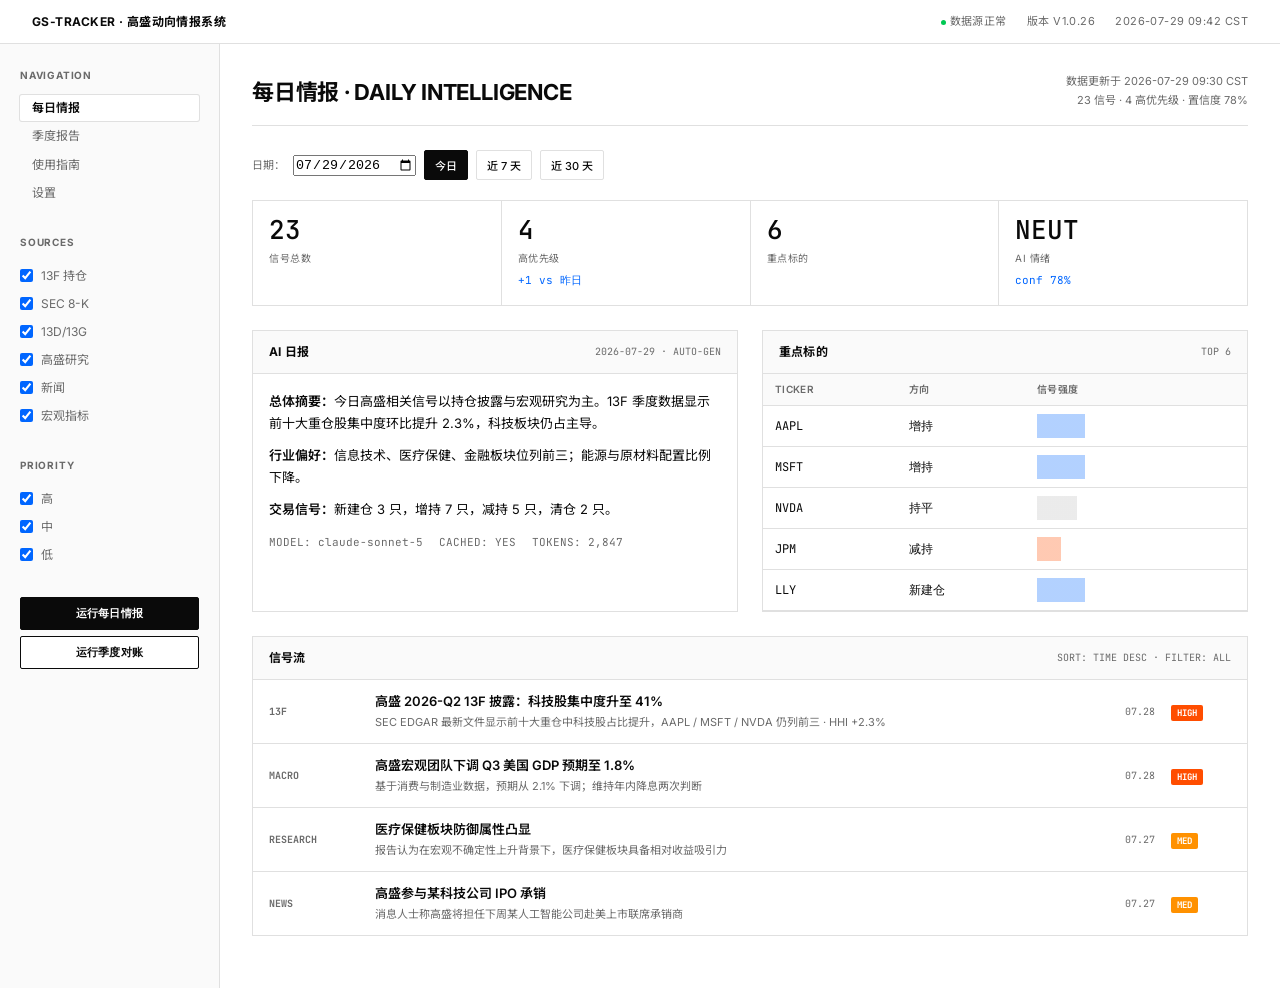
<file: docs/design/open-design-magazine/gs-tracker-style-minimal.html>
<!DOCTYPE html>
<html lang="zh-CN">
<head>
<meta charset="UTF-8">
<meta name="viewport" content="width=device-width, initial-scale=1.0">
<title>GS-Tracker 风格参考 · 极简编辑</title>
<link rel="preconnect" href="https://fonts.googleapis.com">
<link href="https://fonts.googleapis.com/css2?family=JetBrains+Mono:wght@400;500;700&family=Inter:wght@400;500;600;700&family=Noto+Sans+SC:wght@400;500;700&display=swap" rel="stylesheet">
<style>
:root{
  --bg:#ffffff;
  --surface:#fafafa;
  --ink:#0a0a0a;
  --muted:#6a6a6a;
  --border:#e0e0e0;
  --accent:#0066ff;
  --accent-warn:#ff4d00;
  --mono:'JetBrains Mono',monospace;
  --sans:'Inter','Noto Sans SC',sans-serif;
}
*{margin:0;padding:0;box-sizing:border-box}
html{background:#f0f0f0}
body{font-family:var(--sans);background:var(--bg);color:var(--ink);max-width:1440px;margin:0 auto;min-height:100vh;font-size:13px;line-height:1.5}
.topbar{border-bottom:1px solid var(--border);padding:0 32px;height:44px;display:flex;align-items:center;justify-content:space-between;font-size:11px;letter-spacing:.04em;color:var(--muted);text-transform:uppercase}
.topbar .brand{display:flex;align-items:center;gap:12px;font-weight:700;color:var(--ink);font-size:12px}
.topbar .status{display:flex;gap:20px}
.status-dot{display:inline-block;width:5px;height:5px;background:#00c853;border-radius:50%;margin-right:4px;vertical-align:middle}
.main{display:grid;grid-template-columns:220px 1fr;min-height:calc(100vh - 45px)}
.sidebar{border-right:1px solid var(--border);padding:24px 0;background:var(--surface)}
.sidebar-section{padding:0 20px;margin-bottom:28px}
.sidebar h3{font-size:10px;font-weight:700;letter-spacing:.08em;color:var(--muted);text-transform:uppercase;margin-bottom:12px}
.sidebar ul{list-style:none;font-size:12px;line-height:2.2}
.sidebar li{padding:0 12px;margin-bottom:2px;cursor:pointer;color:var(--muted);border-radius:2px}
.sidebar li.active{background:#fff;color:var(--ink);font-weight:600;box-shadow:0 0 0 1px var(--border)}
.sidebar label{display:flex;align-items:center;gap:8px;font-size:12px;padding:5px 0;cursor:pointer;color:var(--muted)}
.sidebar input{accent-color:var(--accent)}
.run-btn{width:100%;padding:8px 0;border:1px solid var(--ink);background:var(--ink);color:#fff;font-size:11px;font-weight:600;letter-spacing:.02em;cursor:pointer;margin-bottom:6px;border-radius:2px}
.run-btn.secondary{background:#fff;color:var(--ink)}
.content{padding:28px 32px;min-width:0}
.page-header{display:flex;justify-content:space-between;align-items:flex-end;margin-bottom:24px;padding-bottom:16px;border-bottom:1px solid var(--border)}
.page-header h1{font-size:22px;font-weight:700;letter-spacing:-.01em}
.page-header .meta{font-size:11px;color:var(--muted);text-align:right;line-height:1.7}
.toolbar{display:flex;gap:8px;margin-bottom:20px;align-items:center}
.toolbar select,.toolbar button{padding:6px 10px;border:1px solid var(--border);background:#fff;font-size:11px;font-family:var(--sans);color:var(--ink);border-radius:2px}
.toolbar button{cursor:pointer;font-weight:500}
.toolbar button.active{background:var(--ink);color:#fff;border-color:var(--ink)}
.kpi-row{display:grid;grid-template-columns:repeat(4,1fr);gap:1px;background:var(--border);border:1px solid var(--border);margin-bottom:24px}
.kpi-cell{background:#fff;padding:16px}
.kpi-cell .value{font-family:var(--mono);font-size:26px;font-weight:500;color:var(--ink);line-height:1}
.kpi-cell .label{font-size:10px;color:var(--muted);text-transform:uppercase;letter-spacing:.05em;margin-top:8px}
.kpi-cell .change{font-family:var(--mono);font-size:11px;color:var(--accent);margin-top:6px}
.panel{border:1px solid var(--border);margin-bottom:24px;background:#fff}
.panel-header{display:flex;justify-content:space-between;align-items:center;padding:12px 16px;border-bottom:1px solid var(--border);background:var(--surface)}
.panel-header h2{font-size:12px;font-weight:700;letter-spacing:.02em;text-transform:uppercase}
.panel-header .tag{font-family:var(--mono);font-size:10px;color:var(--muted)}
.panel-body{padding:16px}
.report-text{font-size:13px;line-height:1.7;color:var(--ink)}
.report-text p{margin-bottom:10px}
.report-text strong{font-weight:600}
.report-meta{display:flex;gap:16px;margin-top:14px;font-size:11px;color:var(--muted);font-family:var(--mono)}
.table-wrap{overflow-x:auto}
table{width:100%;border-collapse:collapse;font-size:12px}
th,td{text-align:left;padding:8px 12px;border-bottom:1px solid var(--border)}
th{font-size:10px;font-weight:600;color:var(--muted);text-transform:uppercase;letter-spacing:.03em;background:var(--surface)}
td{font-family:var(--mono)}
tr:hover td{background:var(--surface)}
.signal-row{display:grid;grid-template-columns:90px 1fr 70px 60px;border-bottom:1px solid var(--border);padding:12px 16px;align-items:center;gap:16px}
.signal-row:last-child{border-bottom:none}
.signal-row .src{font-family:var(--mono);font-size:10px;font-weight:700;color:var(--muted);text-transform:uppercase}
.signal-row .title{font-weight:600;font-size:13px;margin-bottom:3px}
.signal-row .summary{font-size:11px;color:var(--muted);line-height:1.5}
.signal-row .date{font-family:var(--mono);font-size:10px;color:var(--muted);text-align:right}
.priority{font-family:var(--mono);font-size:9px;font-weight:700;padding:2px 6px;border-radius:2px;text-transform:uppercase;text-align:center}
.priority.high{background:#ff4d00;color:#fff}
.priority.medium{background:#ff9100;color:#fff}
.priority.low{background:#bdbdbd;color:#fff}
.tabs{display:flex;border-bottom:1px solid var(--border);margin-bottom:16px}
.tab{padding:8px 14px;font-size:11px;font-weight:600;color:var(--muted);cursor:pointer;border-bottom:2px solid transparent;margin-bottom:-1px}
.tab.active{color:var(--ink);border-bottom-color:var(--accent)}
.two-col{display:grid;grid-template-columns:1fr 1fr;gap:24px}
.sparkline{height:24px;width:80px;background:linear-gradient(90deg,var(--accent) 0%,var(--accent) 60%,transparent 60%);opacity:.3}
@media(max-width:1000px){.main{grid-template-columns:1fr}.sidebar{display:none}.two-col{grid-template-columns:1fr}.kpi-row{grid-template-columns:repeat(2,1fr)}}
</style>
</head>
<body>
<header class="topbar">
  <div class="brand">GS-TRACKER · 高盛动向情报系统</div>
  <div class="status">
    <span><span class="status-dot"></span>数据源正常</span>
    <span>版本 v1.0.26</span>
    <span>2026-07-29 09:42 CST</span>
  </div>
</header>
<div class="main">
  <aside class="sidebar">
    <div class="sidebar-section">
      <h3>Navigation</h3>
      <ul>
        <li class="active">每日情报</li>
        <li>季度报告</li>
        <li>使用指南</li>
        <li>设置</li>
      </ul>
    </div>
    <div class="sidebar-section">
      <h3>Sources</h3>
      <label><input type="checkbox" checked> 13F 持仓</label>
      <label><input type="checkbox" checked> SEC 8-K</label>
      <label><input type="checkbox" checked> 13D/13G</label>
      <label><input type="checkbox" checked> 高盛研究</label>
      <label><input type="checkbox" checked> 新闻</label>
      <label><input type="checkbox" checked> 宏观指标</label>
    </div>
    <div class="sidebar-section">
      <h3>Priority</h3>
      <label><input type="checkbox" checked> 高</label>
      <label><input type="checkbox" checked> 中</label>
      <label><input type="checkbox" checked> 低</label>
    </div>
    <div class="sidebar-section">
      <button class="run-btn">运行每日情报</button>
      <button class="run-btn secondary">运行季度对账</button>
    </div>
  </aside>

  <main class="content">
    <div class="page-header">
      <div>
        <h1>每日情报 · DAILY INTELLIGENCE</h1>
      </div>
      <div class="meta">
        数据更新于 2026-07-29 09:30 CST<br>
        23 信号 · 4 高优先级 · 置信度 78%
      </div>
    </div>

    <div class="toolbar">
      <span style="color:var(--muted);font-size:11px">日期：</span>
      <input type="date" value="2026-07-29">
      <button class="active">今日</button>
      <button>近 7 天</button>
      <button>近 30 天</button>
    </div>

    <div class="kpi-row">
      <div class="kpi-cell">
        <div class="value">23</div>
        <div class="label">信号总数</div>
      </div>
      <div class="kpi-cell">
        <div class="value">4</div>
        <div class="label">高优先级</div>
        <div class="change">+1 vs 昨日</div>
      </div>
      <div class="kpi-cell">
        <div class="value">6</div>
        <div class="label">重点标的</div>
      </div>
      <div class="kpi-cell">
        <div class="value">NEUT</div>
        <div class="label">AI 情绪</div>
        <div class="change">conf 78%</div>
      </div>
    </div>

    <div class="two-col">
      <div class="panel">
        <div class="panel-header">
          <h2>AI 日报</h2>
          <span class="tag">2026-07-29 · AUTO-GEN</span>
        </div>
        <div class="panel-body">
          <div class="report-text">
            <p><strong>总体摘要：</strong>今日高盛相关信号以持仓披露与宏观研究为主。13F 季度数据显示前十大重仓股集中度环比提升 2.3%，科技板块仍占主导。</p>
            <p><strong>行业偏好：</strong>信息技术、医疗保健、金融板块位列前三；能源与原材料配置比例下降。</p>
            <p><strong>交易信号：</strong>新建仓 3 只，增持 7 只，减持 5 只，清仓 2 只。</p>
          </div>
          <div class="report-meta">
            <span>MODEL: claude-sonnet-5</span>
            <span>CACHED: YES</span>
            <span>TOKENS: 2,847</span>
          </div>
        </div>
      </div>

      <div class="panel">
        <div class="panel-header">
          <h2>重点标的</h2>
          <span class="tag">TOP 6</span>
        </div>
        <div class="panel-body" style="padding:0">
          <div class="table-wrap">
            <table>
              <thead><tr><th>TICKER</th><th>方向</th><th>信号强度</th></tr></thead>
              <tbody>
                <tr><td>AAPL</td><td>增持</td><td><div class="sparkline"></div></td></tr>
                <tr><td>MSFT</td><td>增持</td><td><div class="sparkline"></div></td></tr>
                <tr><td>NVDA</td><td>持平</td><td><div class="sparkline" style="background:linear-gradient(90deg,#bdbdbd 0%,#bdbdbd 50%,transparent 50%)"></div></td></tr>
                <tr><td>JPM</td><td>减持</td><td><div class="sparkline" style="background:linear-gradient(90deg,var(--accent-warn) 0%,var(--accent-warn) 30%,transparent 30%)"></div></td></tr>
                <tr><td>LLY</td><td>新建仓</td><td><div class="sparkline"></div></td></tr>
              </tbody>
            </table>
          </div>
        </div>
      </div>
    </div>

    <div class="panel">
      <div class="panel-header">
        <h2>信号流</h2>
        <span class="tag">SORT: TIME DESC · FILTER: ALL</span>
      </div>
      <div class="panel-body" style="padding:0">
        <div class="signal-row">
          <div class="src">13F</div>
          <div>
            <div class="title">高盛 2026-Q2 13F 披露：科技股集中度升至 41%</div>
            <div class="summary">SEC EDGAR 最新文件显示前十大重仓中科技股占比提升，AAPL / MSFT / NVDA 仍列前三 · HHI +2.3%</div>
          </div>
          <div class="date">07.28</div>
          <div><span class="priority high">HIGH</span></div>
        </div>
        <div class="signal-row">
          <div class="src">MACRO</div>
          <div>
            <div class="title">高盛宏观团队下调 Q3 美国 GDP 预期至 1.8%</div>
            <div class="summary">基于消费与制造业数据，预期从 2.1% 下调；维持年内降息两次判断</div>
          </div>
          <div class="date">07.28</div>
          <div><span class="priority high">HIGH</span></div>
        </div>
        <div class="signal-row">
          <div class="src">RESEARCH</div>
          <div>
            <div class="title">医疗保健板块防御属性凸显</div>
            <div class="summary">报告认为在宏观不确定性上升背景下，医疗保健板块具备相对收益吸引力</div>
          </div>
          <div class="date">07.27</div>
          <div><span class="priority medium">MED</span></div>
        </div>
        <div class="signal-row">
          <div class="src">NEWS</div>
          <div>
            <div class="title">高盛参与某科技公司 IPO 承销</div>
            <div class="summary">消息人士称高盛将担任下周某人工智能公司赴美上市联席承销商</div>
          </div>
          <div class="date">07.27</div>
          <div><span class="priority medium">MED</span></div>
        </div>
      </div>
    </div>
  </main>
</div>
</body>
</html>
</file>
<file: static/css/magazine.css>
/* ============================================================
   GS-Tracker · 现代杂志风（Magazine）共享样式
   设计来源：docs/design/open-design-magazine/gs-tracker-design-system.md
   ============================================================ */

:root {
    --paper: #f7f5f0;
    --paper-dark: #efeae2;
    --surface: #ffffff;
    --ink: #1c1c1c;
    --ink-muted: #6b6560;
    --rule: #d9d3c8;
    --accent: #e05a45;
    --accent-soft: #f7e3df;
    --ok: #2e7d32;
    --ok-soft: #e8f5e9;
    --danger: #c62828;
    --danger-soft: #fce4ec;
    --warn: #b26a00;
    --warn-soft: #fff3e0;
    --serif: 'Noto Serif SC', 'Songti SC', 'STSong', 'SimSun', serif;
    --sans: 'Inter Tight', 'Noto Sans SC', -apple-system, BlinkMacSystemFont, 'PingFang SC', 'Microsoft YaHei', sans-serif;
    --mono: 'JetBrains Mono', 'SF Mono', Menlo, Consolas, monospace;
    --dotted-line: repeating-linear-gradient(to right, var(--rule) 0, var(--rule) 4px, transparent 4px, transparent 8px);
}

* { margin: 0; padding: 0; box-sizing: border-box; }

html { background: #e5e0d6; }

body {
    font-family: var(--sans);
    background: var(--paper);
    color: var(--ink);
    max-width: 1280px;
    margin: 0 auto;
    min-height: 100vh;
    line-height: 1.6;
}

/* ====== 顶部信息条 ====== */
.topbar {
    border-bottom: 1px solid var(--rule);
    padding: 10px 40px;
    font-size: 0.68rem;
    letter-spacing: 0.08em;
    color: var(--ink-muted);
    display: flex;
    justify-content: space-between;
    align-items: center;
    gap: 16px;
    text-transform: uppercase;
}
.topbar .user-chip { display: flex; align-items: center; gap: 10px; text-transform: none; }
.topbar .role-tag {
    background: var(--paper-dark); border: 1px solid var(--rule);
    border-radius: 10px; padding: 0 7px; margin-left: 5px; font-size: 0.85em;
}
.topbar .logout-btn {
    background: none; border: 1px solid var(--rule); color: var(--ink-muted);
    border-radius: 24px; padding: 3px 12px; font-size: 0.68rem; cursor: pointer;
    font-family: var(--sans); letter-spacing: 0.04em; transition: all 0.15s;
}
.topbar .logout-btn:hover { border-color: var(--accent); color: var(--accent); }

/* ====== 报头 Masthead ====== */
.masthead {
    padding: 34px 40px 26px;
    text-align: center;
    border-bottom: 1px solid var(--rule);
    background: linear-gradient(180deg, var(--paper) 0%, var(--paper-dark) 100%);
}
.masthead .mark { font-size: 1.4rem; margin-bottom: 8px; opacity: 0.7; }
.masthead .title {
    font-family: var(--serif);
    font-size: 2.8rem;
    font-weight: 600;
    letter-spacing: 0.06em;
    line-height: 1;
}
.masthead .sub { font-size: 0.82rem; color: var(--ink-muted); margin-top: 10px; letter-spacing: 0.04em; }
.masthead .date { font-size: 0.72rem; color: var(--ink-muted); margin-top: 14px; letter-spacing: 0.1em; }

/* ====== 导航条 ====== */
.nav-strip {
    display: flex;
    justify-content: center;
    gap: 36px;
    padding: 16px 20px;
    border-bottom: 1px dotted var(--rule);
    background: var(--paper);
    list-style: none;
}
.nav-strip li {
    font-size: 0.95rem;
    font-weight: 600;
    letter-spacing: 0.04em;
    color: var(--ink-muted);
    cursor: pointer;
    padding-bottom: 2px;
    border-bottom: 1px solid transparent;
    transition: color 0.15s;
    white-space: nowrap;
}
.nav-strip li:hover { color: var(--ink); }
.nav-strip li.active { color: var(--ink); border-bottom-color: var(--accent); }

/* ====== 主体两栏布局 ====== */
.paper-body {
    padding: 40px;
    display: grid;
    grid-template-columns: 240px 1fr;
    gap: 40px;
    align-items: start;
}

.left-rail { position: relative; }
@media (min-width: 1001px) {
    .left-rail::before {
        content: '';
        position: absolute;
        right: -20px; top: 0; bottom: 0;
        width: 1px;
        background: repeating-linear-gradient(to bottom, var(--rule) 0, var(--rule) 3px, transparent 3px, transparent 7px);
    }
}
.left-rail .rail-section { margin-bottom: 32px; }
.left-rail h3 {
    font-family: var(--serif);
    font-size: 0.8rem;
    font-weight: 400;
    color: var(--ink-muted);
    letter-spacing: 0.08em;
    margin-bottom: 16px;
}
.rail-note {
    font-size: 0.68rem;
    color: var(--ink-muted);
    line-height: 1.8;
    letter-spacing: 0.02em;
    border-top: 1px dotted var(--rule);
    padding-top: 14px;
}

/* 追踪机构下方的一行统计 */
.inst-stats {
    font-size: 0.66rem;
    color: var(--ink-muted);
    line-height: 1.7;
    letter-spacing: 0.02em;
    margin-top: 8px;
    padding-top: 8px;
    border-top: 1px dotted var(--rule);
}

/* 筛选复选框 */
.signal-filter label {
    display: flex; align-items: center; gap: 8px;
    font-size: 0.76rem; padding: 5px 0; cursor: pointer; color: var(--ink-muted);
}
.signal-filter input[type="checkbox"] { accent-color: var(--accent); }

/* 操作按钮（左侧栏） */
.action-btn, .run-btn {
    width: 100%;
    padding: 12px 14px;
    border: 1px solid var(--ink);
    background: var(--paper);
    color: var(--ink);
    font-family: var(--sans);
    font-size: 0.74rem;
    font-weight: 600;
    letter-spacing: 0.04em;
    cursor: pointer;
    margin-bottom: 10px;
    border-radius: 24px;
    transition: all 0.15s;
}
.action-btn:hover, .run-btn:hover:not(:disabled) { background: var(--ink); color: #fff; }
.run-btn:disabled { opacity: 0.5; cursor: not-allowed; }
.run-msg { margin: -4px 0 10px; font-size: 0.72rem; line-height: 1.5; min-height: 1em; color: var(--ink-muted); }
.run-msg.ok { color: var(--ok); }
.run-msg.err { color: var(--danger); }
.run-msg.info { color: var(--ink-muted); }

.main-col { min-width: 0; }

/* ====== 页面头 / 页眉行 ====== */
.page-header, .daily-header {
    display: flex;
    justify-content: space-between;
    align-items: flex-end;
    margin-bottom: 28px;
    padding-bottom: 16px;
    border-bottom: 1px solid var(--rule);
    flex-wrap: wrap;
    gap: 16px;
}
.page-header h2, .daily-header h2 {
    font-family: var(--serif);
    font-size: 1.6rem;
    font-weight: 600;
    line-height: 1.2;
}
.page-header .meta { font-size: 0.8rem; color: var(--ink-muted); text-align: right; }
.date-picker-row { display: flex; align-items: center; gap: 10px; flex-wrap: wrap; }
.date-picker-row span { font-size: 0.78rem; color: var(--ink-muted); }
.date-picker-row input[type="date"] {
    padding: 8px 12px; border: 1px solid var(--rule); border-radius: 4px;
    font-family: var(--sans); font-size: 0.82rem; background: #fff; color: var(--ink);
}

/* ====== 卡片 ====== */
.card {
    background: var(--surface);
    border: 1px solid var(--rule);
    border-radius: 4px;
    padding: 24px;
    margin-bottom: 20px;
    box-shadow: 0 2px 8px rgba(0, 0, 0, 0.03);
}
.card h3 {
    font-family: var(--serif);
    font-size: 1.1rem;
    font-weight: 600;
    margin-bottom: 14px;
    color: var(--ink);
    border: none;
    display: block;
    padding-bottom: 0;
}
.card p { font-size: 0.86rem; color: var(--ink-muted); line-height: 1.7; margin-bottom: 8px; }

/* ====== 章节标题（点状延伸线） ====== */
.section-header { display: flex; align-items: center; gap: 14px; margin: 32px 0 20px; }
.section-header h2 { font-family: var(--serif); font-size: 1.25rem; font-weight: 600; }
.section-header .line { flex: 1; height: 1px; background: var(--dotted-line); }
.section-header .count {
    font-size: 0.72rem; color: var(--ink-muted);
    background: var(--accent-soft); padding: 4px 10px; border-radius: 20px;
}
.today-title {
    font-family: var(--serif);
    font-size: 1.15rem;
    font-weight: 600;
    color: var(--ink);
    margin: 24px 0 14px;
    padding-bottom: 8px;
    border-bottom: 1px dotted var(--rule);
}

/* ====== 统计卡片 ====== */
.stats-row, .daily-stats { display: grid; grid-template-columns: repeat(4, 1fr); gap: 16px; margin-bottom: 28px; }
.stat-card {
    background: var(--surface);
    border: 1px solid var(--rule);
    border-radius: 4px;
    padding: 20px;
    text-align: center;
    box-shadow: 0 2px 8px rgba(0, 0, 0, 0.03);
}
.stat-card .num { font-family: var(--serif); font-size: 1.9rem; font-weight: 600; color: var(--ink); }
.stat-card .label {
    font-size: 0.7rem; color: var(--ink-muted);
    letter-spacing: 0.06em; text-transform: uppercase; margin-top: 6px;
}

/* ====== 信号卡片 ====== */
.signal-card {
    background: var(--surface);
    border: 1px solid var(--rule);
    border-radius: 4px;
    padding: 20px;
    margin-bottom: 14px;
    box-shadow: 0 2px 8px rgba(0, 0, 0, 0.02);
    transition: all 0.15s;
}
.signal-card:hover { box-shadow: 0 4px 16px rgba(0, 0, 0, 0.06); transform: translateY(-2px); }
.signal-card .sig-header {
    display: flex; justify-content: space-between; align-items: center; margin-bottom: 8px; gap: 10px;
}
.signal-card .sig-source {
    font-size: 0.65rem; font-weight: 700; letter-spacing: 0.06em;
    text-transform: uppercase; padding: 3px 8px; border-radius: 3px;
}
.signal-card.high .sig-source { background: var(--accent-soft); color: var(--accent); }
.signal-card.medium .sig-source { background: #f0ede7; color: var(--ink-muted); }
.signal-card.low .sig-source { background: #f5f5f5; color: #999; }
.signal-card .sig-date { font-size: 0.72rem; color: var(--ink-muted); white-space: nowrap; font-family: var(--mono); }
.signal-card h4 { font-family: var(--serif); font-size: 1.05rem; font-weight: 600; margin-bottom: 8px; line-height: 1.35; }
.signal-card .sig-summary {
    font-size: 0.84rem; color: var(--ink-muted); line-height: 1.65;
    display: -webkit-box; -webkit-line-clamp: 3; -webkit-box-orient: vertical;
    overflow: hidden;
    position: relative;
}
/* Fade-out at the clamp edge so users can tell there is more text. */
.signal-card .sig-summary.clamped { cursor: pointer; }
.signal-card .sig-summary.clamped::after {
    content: ''; position: absolute; right: 0; bottom: 0;
    width: 45%; height: 1.65em; pointer-events: none;
    background: linear-gradient(90deg, rgba(255, 255, 255, 0), var(--surface) 80%);
}
.signal-card .sig-summary.expanded {
    display: block; -webkit-line-clamp: unset; overflow: visible;
}
.signal-card .sig-summary.measuring {
    display: block; -webkit-line-clamp: unset; overflow: visible;
}
.sig-expand-btn {
    margin-top: 6px; padding: 3px 12px; border: none; border-radius: 12px;
    background: var(--accent-soft); color: var(--accent);
    font-size: 0.78rem; font-weight: 600; cursor: pointer; transition: background 0.15s;
}
.sig-expand-btn:hover { background: #f2d2cb; }
.signal-card .sig-meta {
    margin-top: 10px; display: flex; gap: 12px; flex-wrap: wrap;
    align-items: center; font-size: 0.74rem; color: var(--ink-muted);
}
.cross-badge { background: var(--accent-soft); border: 1px solid transparent; color: var(--accent); padding: 2px 8px; border-radius: 3px; font-weight: 600; }
.sig-cross-refs { margin-top: 6px; font-size: 11px; color: var(--ink-muted); line-height: 1.7; }
.sig-cross-ref { overflow-wrap: anywhere; }
.sig-link { color: var(--accent); text-decoration: none; font-weight: 600; }
.sig-link:hover { text-decoration: underline; }
.daily-feed .day-divider {
    font-family: var(--serif); font-size: 0.9rem; color: var(--ink-muted);
    margin: 24px 0 12px; padding-bottom: 8px; border-bottom: 1px dotted var(--rule);
}

/* ====== AI 日报卡片（浅色杂志风） ====== */
.daily-report-card {
    background: linear-gradient(180deg, var(--surface) 0%, var(--paper) 100%);
    border: 1px solid var(--rule);
    border-radius: 4px;
    padding: 28px;
    margin: 20px 0 28px;
    color: var(--ink);
    box-shadow: 0 2px 12px rgba(0, 0, 0, 0.03);
}
.daily-report-card h3 {
    font-family: var(--serif); font-size: 1.25rem; font-weight: 600;
    color: var(--ink); border: none; margin-bottom: 14px; display: block; padding-bottom: 0;
}
.daily-report-card h4 { font-family: var(--serif); color: var(--accent); font-size: 1rem; margin: 16px 0 6px; }
.daily-report-card h5 { font-family: var(--serif); color: var(--ink); font-size: 0.92rem; margin: 12px 0 4px; }
.daily-report-card hr { border: none; border-top: 1px dotted var(--rule); margin: 14px 0; }
.daily-report-card strong { color: var(--ink); }
.daily-report-card p { font-size: 0.88rem; line-height: 1.75; color: var(--ink-muted); opacity: 1; margin-bottom: 8px; }
.daily-report-card p strong { color: var(--ink); }
.daily-report-card .report-meta { display: flex; gap: 16px; margin-top: 16px; font-size: 0.7rem; color: var(--ink-muted); letter-spacing: 0.04em; flex-wrap: wrap; }
.daily-report-card .stale-warn {
    background: var(--warn-soft); color: var(--warn); border: 1px solid #ecd9b8;
    border-radius: 4px; padding: 8px 12px; font-size: 0.78rem; margin-top: 12px;
}

/* ====== AI 单条解读 ====== */
.ai-toggle { font-size: 0.78rem; color: var(--accent); cursor: pointer; font-weight: 600; margin-top: 6px; display: inline-block; }
.ai-toggle:hover { text-decoration: underline; }
.ai-panel {
    margin-top: 8px; padding: 12px 14px; background: var(--paper);
    border: 1px solid var(--rule); border-left: 3px solid var(--accent);
    border-radius: 4px; font-size: 0.84rem; line-height: 1.7; color: var(--ink-muted); display: none;
}
.ai-panel.open { display: block; }
.ai-panel h4, .ai-panel h5 { font-family: var(--serif); color: var(--ink); font-size: 0.92rem; margin: 10px 0 4px; }
.ai-panel hr { border: none; border-top: 1px dotted var(--rule); margin: 10px 0; }
.ai-panel strong { color: var(--ink); }

/* ====== 按钮 ====== */
.btn-sm {
    padding: 7px 14px; border-radius: 24px; border: 1px solid var(--rule);
    cursor: pointer; font-size: 0.74rem; font-weight: 600; background: #fff;
    color: var(--ink); margin-left: 6px; font-family: var(--sans);
    letter-spacing: 0.02em; transition: all 0.15s;
}
.btn-sm:hover { border-color: var(--accent); color: var(--accent); opacity: 1; }
.btn-sm.primary { border-color: var(--accent); color: var(--accent); }
.btn-sm.danger { border-color: #e8b4b8; color: var(--danger); }

.toggle-btn { padding: 6px 18px; border-radius: 20px; border: 1px solid var(--rule); cursor: pointer; font-size: 0.78rem; font-weight: 600; transition: all 0.15s; background: #fff; }
.toggle-btn.on { background: var(--ok-soft); color: var(--ok); border-color: #c8e6c9; }
.toggle-btn.off { background: #f5f5f5; color: #999; }

.day-selector { display: flex; gap: 6px; flex-wrap: wrap; }
.day-btn {
    padding: 7px 16px; border: 1px solid var(--rule); border-radius: 24px;
    background: #fff; cursor: pointer; font-size: 0.78rem; font-weight: 600;
    color: var(--ink-muted); transition: all 0.15s; font-family: var(--sans);
}
.day-btn:hover { border-color: var(--accent); color: var(--accent); }
.day-btn.active { background: var(--ink); border-color: var(--ink); color: #fff; }

.earlier-toggle {
    width: 100%; padding: 14px; border: 1px dashed var(--rule); border-radius: 4px;
    background: transparent; color: var(--ink-muted); font-size: 0.82rem;
    cursor: pointer; transition: all 0.15s; font-family: var(--sans);
}
.earlier-toggle:hover { border-color: var(--accent); color: var(--accent); }
.earlier-section { margin-top: 20px; }

/* ====== 季度报告组件 ====== */
.quarter-tabs { display: flex; border-bottom: 1px solid var(--rule); margin-bottom: 28px; gap: 4px; flex-wrap: wrap; }
.quarter-tab {
    padding: 10px 18px; font-size: 0.78rem; font-weight: 600; color: var(--ink-muted);
    cursor: pointer; border: none; border-bottom: 2px solid transparent; margin-bottom: -1px;
    background: transparent; font-family: var(--sans); border-radius: 0;
}
.quarter-tab:hover { color: var(--ink); }
.quarter-tab.active { color: var(--ink); border-bottom-color: var(--accent); background: #fff; }

#quarterSelect {
    padding: 8px 14px; border: 1px solid var(--rule); border-radius: 4px;
    font-size: 0.85rem; background: #fff; color: var(--ink); font-family: var(--sans);
}

.holdings-toggle { display: inline-flex; gap: 0; margin-bottom: 12px; border: 1px solid var(--rule); border-radius: 24px; overflow: hidden; }
.holdings-toggle button {
    padding: 7px 18px; border: none; background: #fff; color: var(--ink-muted);
    font-size: 0.78rem; font-weight: 600; cursor: pointer; font-family: var(--sans);
}
.holdings-toggle button.active { background: var(--ink); color: #fff; }

.holdings-partial {
    display: flex; align-items: center; gap: 12px; flex-wrap: wrap;
    margin-bottom: 12px; padding: 10px 14px;
    border: 1px dashed var(--rule); border-radius: 6px;
    font-size: 0.78rem; color: var(--ink-muted);
}
.holdings-partial button {
    padding: 6px 16px; border: 1px solid var(--ink); border-radius: 24px;
    background: var(--paper); color: var(--ink);
    font-size: 0.74rem; font-weight: 600; cursor: pointer; font-family: var(--sans);
    transition: all 0.15s;
}
.holdings-partial button:hover:not(:disabled) { background: var(--ink); color: #fff; }
.holdings-partial button:disabled { opacity: 0.5; cursor: not-allowed; }

.change-grid { display: grid; grid-template-columns: repeat(auto-fit, minmax(280px, 1fr)); gap: 16px; }
.change-group ul { list-style: none; margin: 8px 0 0; padding: 0; }
.change-group li {
    display: flex; justify-content: space-between; gap: 10px;
    padding: 6px 0; border-bottom: 1px dashed var(--rule); font-size: 0.82rem;
}
.change-group li:last-child { border-bottom: none; }
.change-group .val { font-family: var(--mono); white-space: nowrap; color: var(--ink-muted); }
.change-count {
    display: inline-block; min-width: 22px; text-align: center; border-radius: 12px;
    padding: 1px 8px; font-size: 0.72rem; font-weight: 700; margin-left: 6px;
    font-family: var(--mono); background: var(--paper); border: 1px solid var(--rule); color: var(--ink-muted);
}
.change-count.new { background: #e8f5e9; color: #2e7d32; border-color: transparent; }
.change-count.inc { background: #e3f2fd; color: #1565c0; border-color: transparent; }
.change-count.dec { background: #fff3e0; color: #e65100; border-color: transparent; }
.change-count.sold { background: #fce4ec; color: #c2185b; border-color: transparent; }

/* ====== 表格 ====== */
table { width: 100%; border-collapse: collapse; font-size: 0.84rem; }
th, td { text-align: left; padding: 10px 12px; border-bottom: 1px solid var(--rule); }
th {
    font-size: 0.7rem; font-weight: 600; color: var(--ink-muted);
    text-transform: uppercase; letter-spacing: 0.03em; background: var(--paper);
}
td { font-size: 0.86rem; }
tr:hover td { background: var(--paper); }

.sentiment-tag { display: inline-block; padding: 4px 12px; border-radius: 20px; font-size: 0.8rem; font-weight: 600; }
.sentiment-tag.bullish { background: var(--ok-soft); color: var(--ok); }
.sentiment-tag.bearish { background: var(--danger-soft); color: var(--danger); }
.sentiment-tag.neutral { background: #f0ede7; color: var(--ink-muted); }

.confidence-bar { display: inline-block; width: 80px; height: 4px; background: var(--rule); border-radius: 2px; vertical-align: middle; margin-left: 8px; overflow: hidden; }
.confidence-bar .fill { height: 100%; border-radius: 2px; background: var(--accent); }

.empty-state { text-align: center; padding: 60px 20px; color: var(--ink-muted); }
.loading { text-align: center; padding: 40px; color: var(--ink-muted); }

/* Inline status dots (replace emoji indicators) */
.dot { display: inline-block; width: 8px; height: 8px; border-radius: 50%; margin-right: 6px; }
.dot-high { background: var(--accent); }
.dot-medium { background: var(--warn); }
.dot-low { background: var(--ok); }

/* ====== 设置页 ====== */
.settings-section { margin-bottom: 28px; }
.settings-section h3 { font-family: var(--serif); font-size: 1.1rem; font-weight: 600; margin-bottom: 14px; color: var(--ink); }
.source-row, .model-row {
    display: flex; align-items: center; justify-content: space-between; gap: 12px;
    padding: 14px 0; border-bottom: 1px solid var(--rule);
    background: transparent; border-radius: 0; margin-bottom: 0;
}
.source-row:last-child, .model-row:last-child { border-bottom: none; }
.source-row .info, .model-row .info { flex: 1; min-width: 0; }
.source-row .name { font-weight: 600; font-size: 0.85rem; }
.source-row .desc { font-size: 0.75rem; color: var(--ink-muted); margin-top: 2px; }
.model-row .model-name { font-weight: 600; font-size: 0.88rem; }
.model-row .model-detail { font-size: 0.75rem; color: var(--ink-muted); margin-top: 2px; font-family: var(--mono); }
.badge-default { background: var(--accent); color: #fff; font-size: 0.62rem; font-weight: 700; padding: 2px 6px; border-radius: 3px; margin-left: 6px; text-transform: uppercase; }
.add-form {
    display: flex; gap: 8px; flex-wrap: wrap; margin-top: 16px; padding: 16px;
    background: var(--paper); border: 1px solid var(--rule); border-radius: 4px;
}
.add-form input, .add-form select {
    padding: 9px 12px; border: 1px solid var(--rule); border-radius: 4px;
    font-size: 0.8rem; flex: 1; min-width: 120px; font-family: var(--sans); background: #fff; color: var(--ink);
}
.add-form input:focus, .add-form select:focus { border-color: var(--accent); outline: none; }
.add-form button { padding: 9px 16px; border: none; background: var(--ink); color: #fff; font-size: 0.75rem; font-weight: 600; cursor: pointer; border-radius: 4px; font-family: var(--sans); }
.add-form label { display: flex; align-items: center; gap: 6px; font-size: 0.8rem; color: var(--ink-muted); }
.test-result { margin-top: 6px; font-size: 0.78rem; padding: 8px 12px; border-radius: 4px; }
.test-result.ok { background: var(--ok-soft); color: var(--ok); }
.test-result.err { background: var(--danger-soft); color: var(--danger); }

/* ====== 使用指南 ====== */
.guide-doc { max-width: 920px; }
.guide-hero { margin-bottom: 24px; }
.guide-hero h2 { font-family: var(--serif); font-size: 1.6rem; font-weight: 600; margin-bottom: 6px; }
.guide-hero p { color: var(--ink-muted); font-size: 0.9rem; }
.guide-toc { display: flex; flex-wrap: wrap; gap: 8px; margin-top: 12px; }
.guide-toc a {
    font-size: 0.78rem; color: var(--accent); text-decoration: none;
    background: var(--accent-soft); padding: 5px 12px; border-radius: 16px; transition: all 0.15s;
}
.guide-toc a:hover { background: var(--accent); color: #fff; }
.guide-doc h4 { font-family: var(--serif); font-size: 1rem; color: var(--ink); margin: 20px 0 8px; }
.guide-doc p, .guide-doc li { font-size: 0.88rem; color: var(--ink-muted); line-height: 1.75; }
.guide-doc p strong, .guide-doc li strong { color: var(--ink); }
.guide-doc p { margin: 8px 0; }
.guide-doc ul, .guide-doc ol { padding-left: 22px; margin: 6px 0 10px; }
.guide-doc .tip {
    background: var(--paper); border: 1px solid var(--rule); border-left: 3px solid var(--accent);
    padding: 10px 14px; border-radius: 4px; font-size: 0.84rem; color: var(--ink-muted); margin: 12px 0;
}
.guide-doc .warn {
    background: var(--warn-soft); border: 1px solid #ecd9b8; border-left: 3px solid var(--warn);
    padding: 10px 14px; border-radius: 4px; font-size: 0.84rem; color: #6b5b1e; margin: 12px 0;
}
.guide-doc table { margin: 10px 0; background: #fff; border: 1px solid var(--rule); }
.guide-doc .src-tag {
    display: inline-block; font-size: 0.68rem; font-weight: 700; letter-spacing: 0.04em;
    padding: 2px 8px; border-radius: 3px; margin-right: 6px; vertical-align: 2px;
    background: var(--paper-dark); border: 1px solid var(--rule); color: var(--ink-muted);
}

/* ====== 指南来源标签配色 ====== */
.guide-doc .src-tag.t13f { background: #e3f2fd; color: #1565c0; border-color: transparent; }
.guide-doc .src-tag.t8k { background: #e8f5e9; color: #2e7d32; border-color: transparent; }
.guide-doc .src-tag.t13d { background: #ede7f6; color: #6a1b9a; border-color: transparent; }

/* ====== 通用工具类（替代残留内联样式） ====== */
.mt-8 { margin-top: 8px; }
.mt-10 { margin-top: 10px; }
.mt-12 { margin-top: 12px; }
.mt-24 { margin-top: 24px; }
.mb-14 { margin-bottom: 14px; }
.ta-c { text-align: center; }
.ta-r { text-align: right; }
.w-40 { width: 40px; }
.nowrap { white-space: nowrap; }
.mono { font-family: var(--mono); }
.muted { color: #999; }
.c-muted { color: #888; }
.c-danger { color: #d32f2f; }
.c-accent { color: var(--accent); }

/* ====== 流水线进度面板 ====== */
.prog-title { margin-bottom: 16px; font-size: 1.1em; }
.prog-step { margin-bottom: 6px; }
.prog-row { display: flex; align-items: center; justify-content: space-between; padding: 4px 0; font-size: 0.9em; }
.prog-row-lg { display: flex; align-items: center; justify-content: space-between; padding: 8px 0; border-bottom: 1px solid #eee; }
.prog-label { font-weight: 600; }
.prog-status { font-size: 0.9em; }
.prog-detail { color: #999; font-size: 0.85em; }
.prog-more { border-top: 1px solid #eee; padding-top: 8px; }
.prog-summary { margin-top: 16px; padding-top: 12px; border-top: 2px solid var(--accent); }
.prog-line { font-size: 0.9em; }
.prog-line.ok { color: var(--ok); }
.prog-line.err { color: var(--danger); }
.prog-err-line { color: var(--warn); font-size: 0.82em; padding: 3px 0; }

/* ====== 季度洞察 / AI 分析 ====== */
.chip-row { display: flex; gap: 16px; flex-wrap: wrap; margin-top: 8px; }
.chip-row-sm { display: flex; gap: 8px; flex-wrap: wrap; margin-top: 8px; }
.src-status { padding: 6px 14px; border-radius: 8px; font-size: 0.9em; }
.src-status.ok { background: #e8f5e9; color: #2e7d32; }
.src-status.warn { background: #fff3e0; color: #e65100; }
.ticker-chip { background: var(--paper-dark); color: var(--ink); padding: 6px 14px; border-radius: 20px; font-size: 0.9em; font-weight: 600; }

/* Key ticker profiles (quarterly report "all" view) */
.ticker-profile { display: flex; gap: 14px; padding: 14px 0; border-bottom: 1px solid var(--rule); align-items: flex-start; }
.ticker-profile:last-of-type { border-bottom: none; }
.tp-rank { font-family: var(--serif); font-size: 1.05rem; color: var(--ink-muted); width: 22px; flex: none; text-align: right; }
.tp-main { flex: 1; min-width: 0; }
.tp-head { display: flex; align-items: baseline; gap: 10px; flex-wrap: wrap; }
.tp-name { font-weight: 700; color: var(--ink); font-size: 0.98rem; }
.tp-cn { color: var(--ink); font-weight: 600; }
.tp-sector { background: var(--paper-dark); color: var(--ink-muted); padding: 2px 8px; border-radius: 4px; font-size: 0.75rem; }
.tp-themes { display: flex; gap: 6px; flex-wrap: wrap; margin-top: 6px; }
.tp-theme { background: var(--accent-soft); color: var(--accent); padding: 2px 8px; border-radius: 4px; font-size: 0.72rem; }
.tp-intro { margin: 6px 0 0; color: var(--ink-muted); font-size: 0.88rem; line-height: 1.7; }
.tp-nums { text-align: right; flex: none; }
.tp-val { font-weight: 600; }
.tp-pct { color: var(--accent); font-weight: 700; }
.analysis-text { line-height: 1.8; color: #555; }
.analysis-text.danger { color: var(--danger); }
.card-note { font-size: 0.85em; color: #888; margin: 6px 0 0; }
.card-error { border-left: 4px solid #e65100; }
.card-error p { color: #e65100; margin: 0; }
.ai-conf { margin-top: 4px; }

/* ====== 每日情报 / 统计 ====== */
.stat-card .num.danger { color: var(--danger); }
.stat-card .num.small { font-size: 1.2em; }
.feed-hint { font-size: 0.85em; margin-top: 8px; }
.stale-warn { color: var(--warn); font-size: 0.85em; margin-top: 8px; }

/* ====== 设置页 ====== */
.mini-tag { font-size: 0.7em; padding: 1px 6px; border-radius: 8px; }
.mini-tag.type { background: #ede7f6; color: #5e35b1; }
.mini-tag.policy { background: #e0f2f1; color: #00695c; }
.src-name { font-size: 0.75em; color: #888; }
.form-title { font-weight: 600; margin-bottom: 6px; }
.grow-input { flex: 1; min-width: 260px; }
.form-msg { width: 100%; font-size: 0.85em; color: #555; }
.builtin-note { font-size: 0.7em; color: #888; }
.test-result.pending { color: #888; }

/* ====== 页面进入动效 ====== */
@keyframes magazine-in {
    from { opacity: 0; transform: translateY(12px); }
    to { opacity: 1; transform: none; }
}
.main-col > * { animation: magazine-in 0.3s ease; }
@media (prefers-reduced-motion: reduce) {
    .main-col > * { animation: none; }
    .signal-card, .action-btn, .run-btn, .btn-sm, .day-btn { transition: none; }
}

/* ====== 移动端顶栏 / 抽屉（默认隐藏） ====== */
.mobile-topbar, .mobile-mask { display: none; }

/* ====== 平板（<=1000px） ====== */
@media (max-width: 1000px) {
    .paper-body { grid-template-columns: 1fr; padding: 24px; }
    .stats-row, .daily-stats { grid-template-columns: repeat(2, 1fr); }
    .change-grid { grid-template-columns: 1fr; }
    .page-header, .daily-header { flex-direction: column; align-items: flex-start; }

    /* 左侧栏变抽屉 */
    .mobile-topbar {
        display: flex; align-items: center; gap: 8px;
        position: fixed; top: 0; left: 0; right: 0; height: 52px;
        background: var(--paper); color: var(--ink);
        border-bottom: 1px solid var(--rule);
        padding: 0 12px; z-index: 150;
    }
    .mobile-topbar .menu-btn {
        background: none; border: none; color: var(--ink); font-size: 1.3em;
        cursor: pointer; min-width: 44px; min-height: 44px;
    }
    .mobile-topbar .page-title { font-family: var(--serif); font-weight: 600; font-size: 0.95rem; }
    .mobile-mask {
        display: block; position: fixed; top: 0; bottom: 0; right: 0;
        left: min(78vw, 300px);
        background: rgba(28, 28, 28, 0.4);
        opacity: 0; pointer-events: none; transition: opacity 0.25s; z-index: 180;
    }
    .mobile-mask.open { opacity: 1; pointer-events: auto; }
    .left-rail {
        position: fixed; top: 0; left: 0; bottom: 0; z-index: 200;
        width: min(78vw, 300px);
        background: var(--paper);
        border-right: 1px solid var(--rule);
        padding: 68px 20px 20px;
        overflow-y: auto;
        transform: translateX(-105%);
        transition: transform 0.25s ease;
    }
    .left-rail.open { transform: none; box-shadow: 4px 0 24px rgba(0, 0, 0, 0.18); }
    body { padding-top: 52px; }
    .topbar, .masthead { padding-left: 16px; padding-right: 16px; }
    .masthead .title { font-size: 2rem; }
    .nav-strip { gap: 20px; overflow-x: auto; justify-content: flex-start; padding: 12px 16px; }

    .date-picker-row input[type="date"] { flex: 1 1 160px; min-width: 160px; font-size: 16px; }
    .signal-card { padding: 14px; }
    .signal-card h4, .signal-card .sig-summary, .signal-card .sig-meta { overflow-wrap: anywhere; }
    .source-row, .model-row { flex-direction: column; align-items: stretch; gap: 10px; }
    .source-row > div:not(.info), .model-row > div:not(.info) { display: flex; gap: 6px; flex-wrap: wrap; }
    .add-form input, .add-form select { flex: 1 1 100% !important; min-width: 0 !important; width: 100%; font-size: 16px; }
    .add-form label { min-height: 44px; }
    .card { padding: 16px; }
    .table-wrap { position: relative; }
    .table-scroll { overflow-x: auto; -webkit-overflow-scrolling: touch; }
    .main-col img { max-width: 100%; height: auto; }
    .run-btn, .toggle-btn, .btn-sm, .day-btn { min-height: 44px; }
    .toggle-btn, .btn-sm { display: inline-flex; align-items: center; justify-content: center; }
    .signal-filter label { min-height: 44px; }
    #progressPanel { min-width: 0 !important; max-width: 420px !important; width: calc(100vw - 32px); max-height: 85vh; overflow-y: auto; }
}

/* ====== 手机（<=600px） ====== */
@media (max-width: 600px) {
    .topbar { font-size: 0.6rem; gap: 8px; }
    .masthead .title { font-size: 1.6rem; }
    .stats-row, .daily-stats { gap: 10px; }
    .stat-card { padding: 14px; }
    .stat-card .num { font-size: 1.4rem; }
    .daily-report-card { padding: 20px; }
}

/* Institution tag on signal cards */
.inst-tag{display:inline;padding:2px 6px;border-radius:3px;font-size:10px;font-weight:600;background:var(--accent-soft);color:var(--accent);margin-left:6px;white-space:nowrap;vertical-align:middle}
</file>
